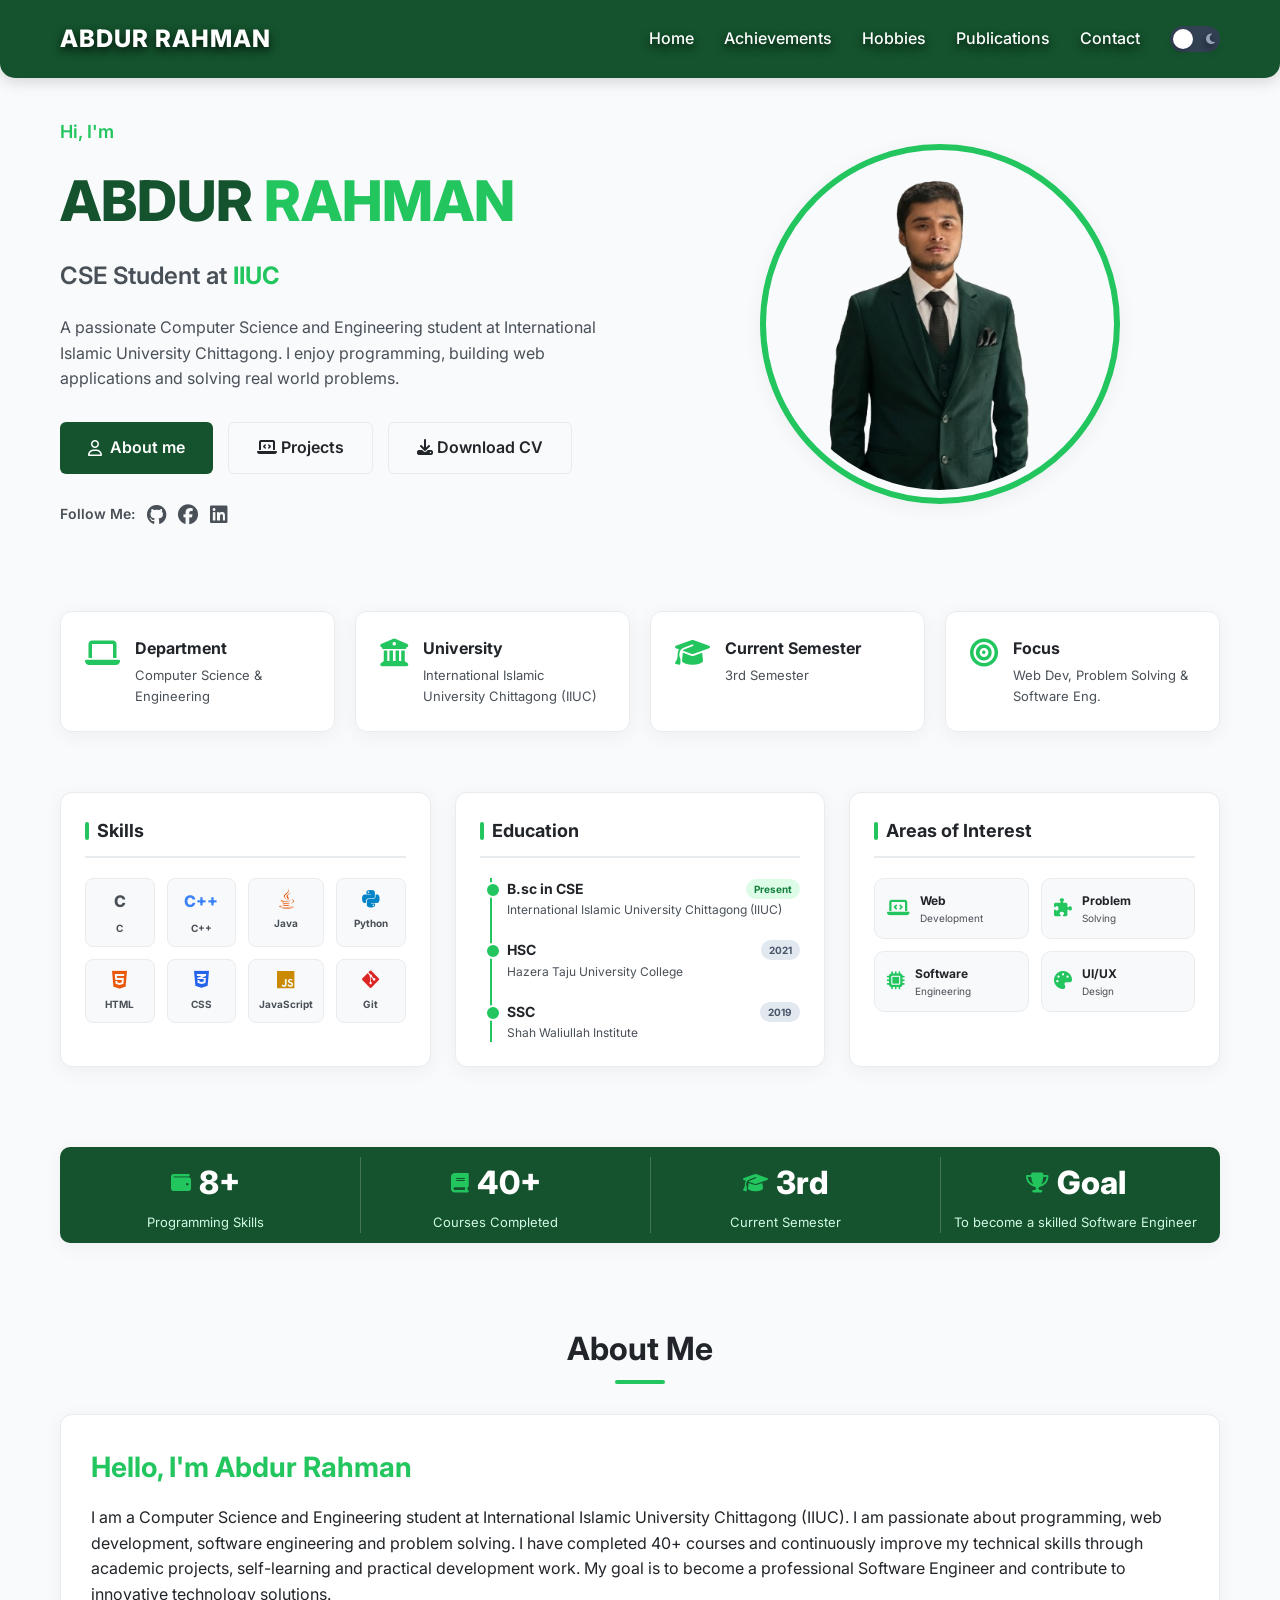
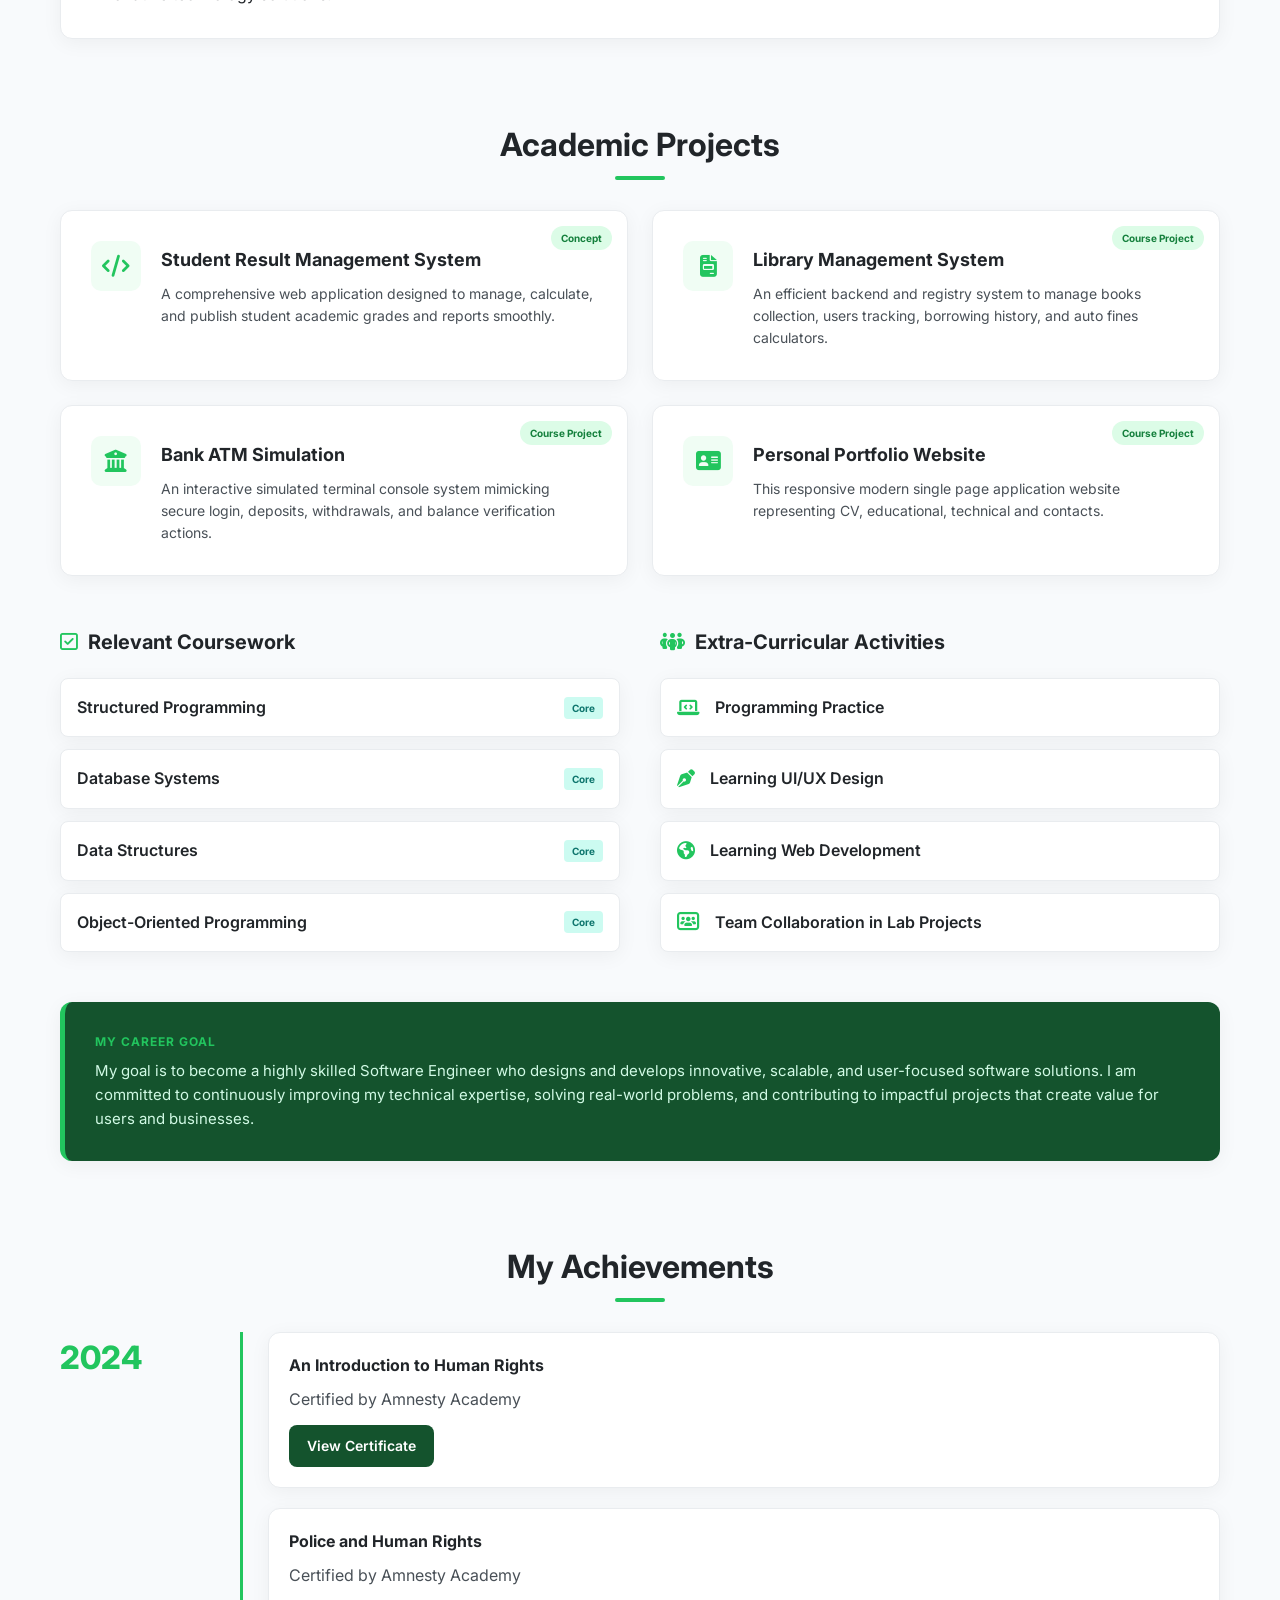
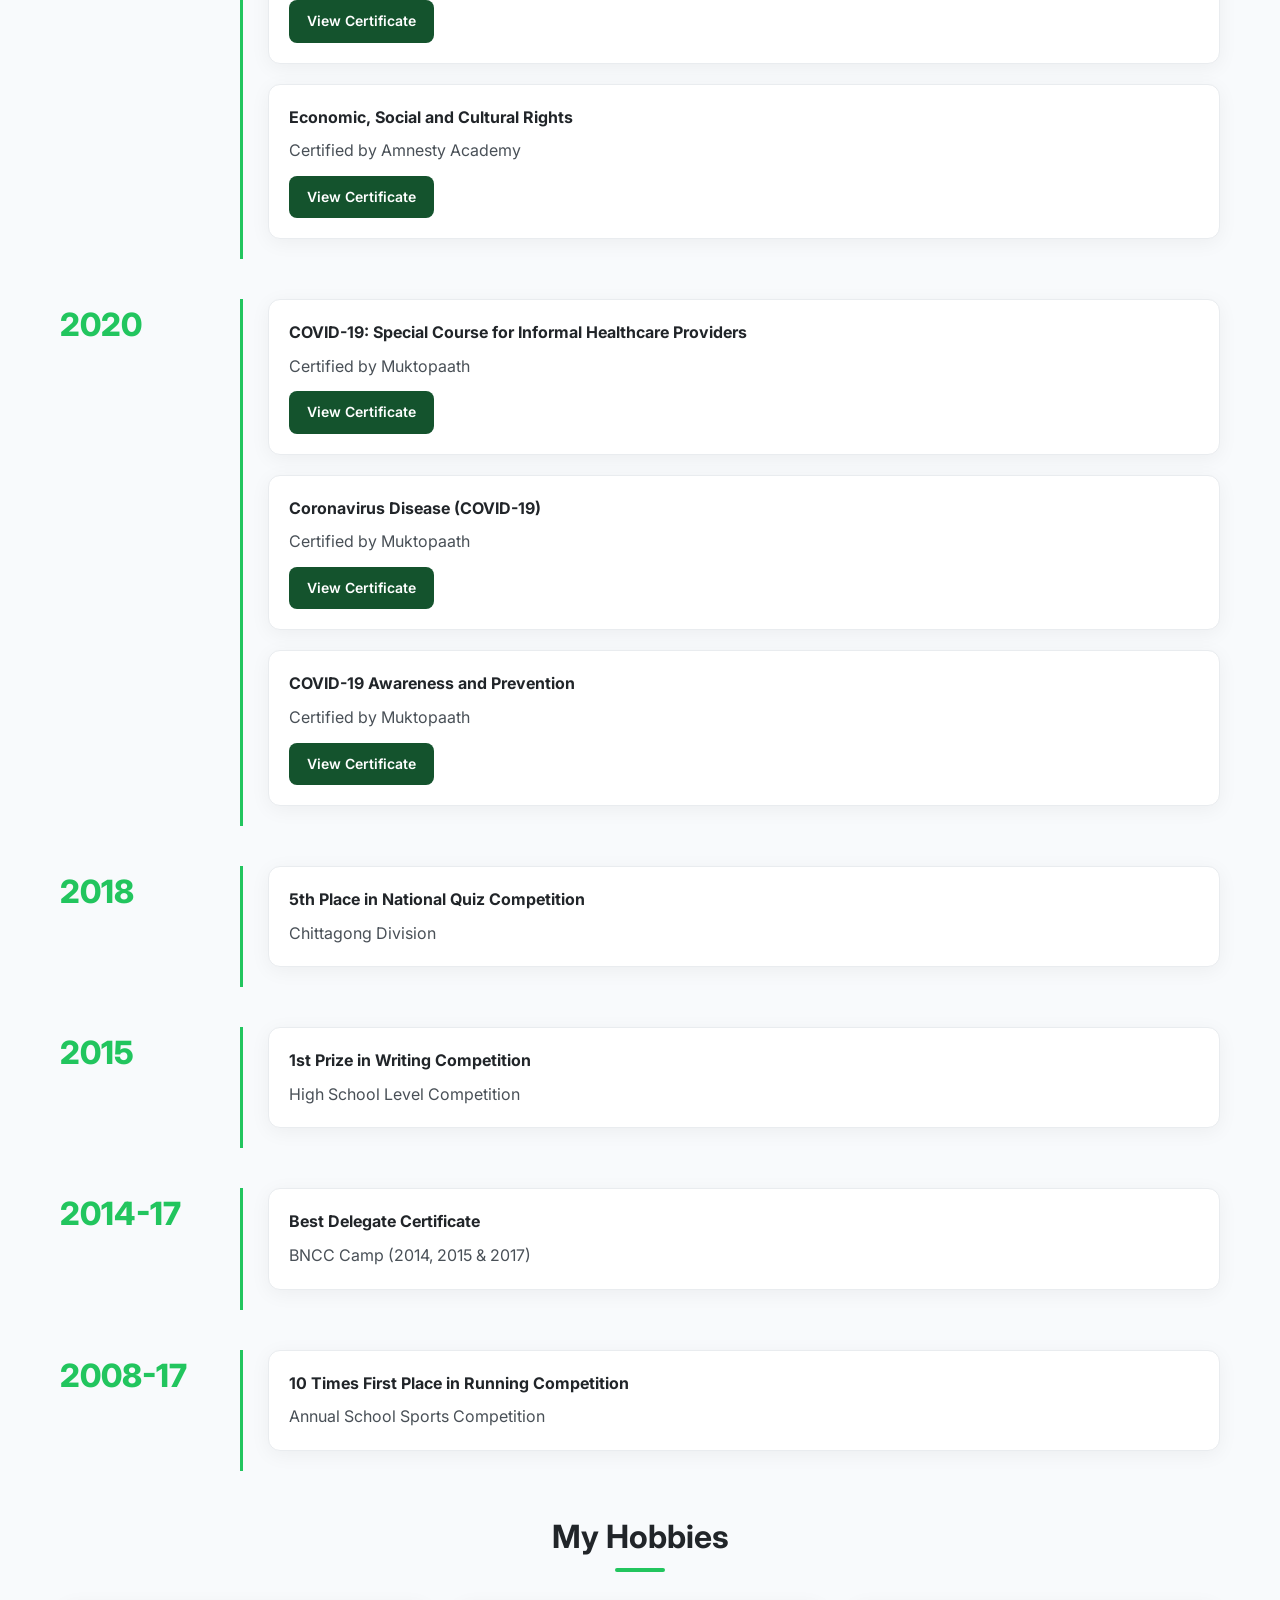
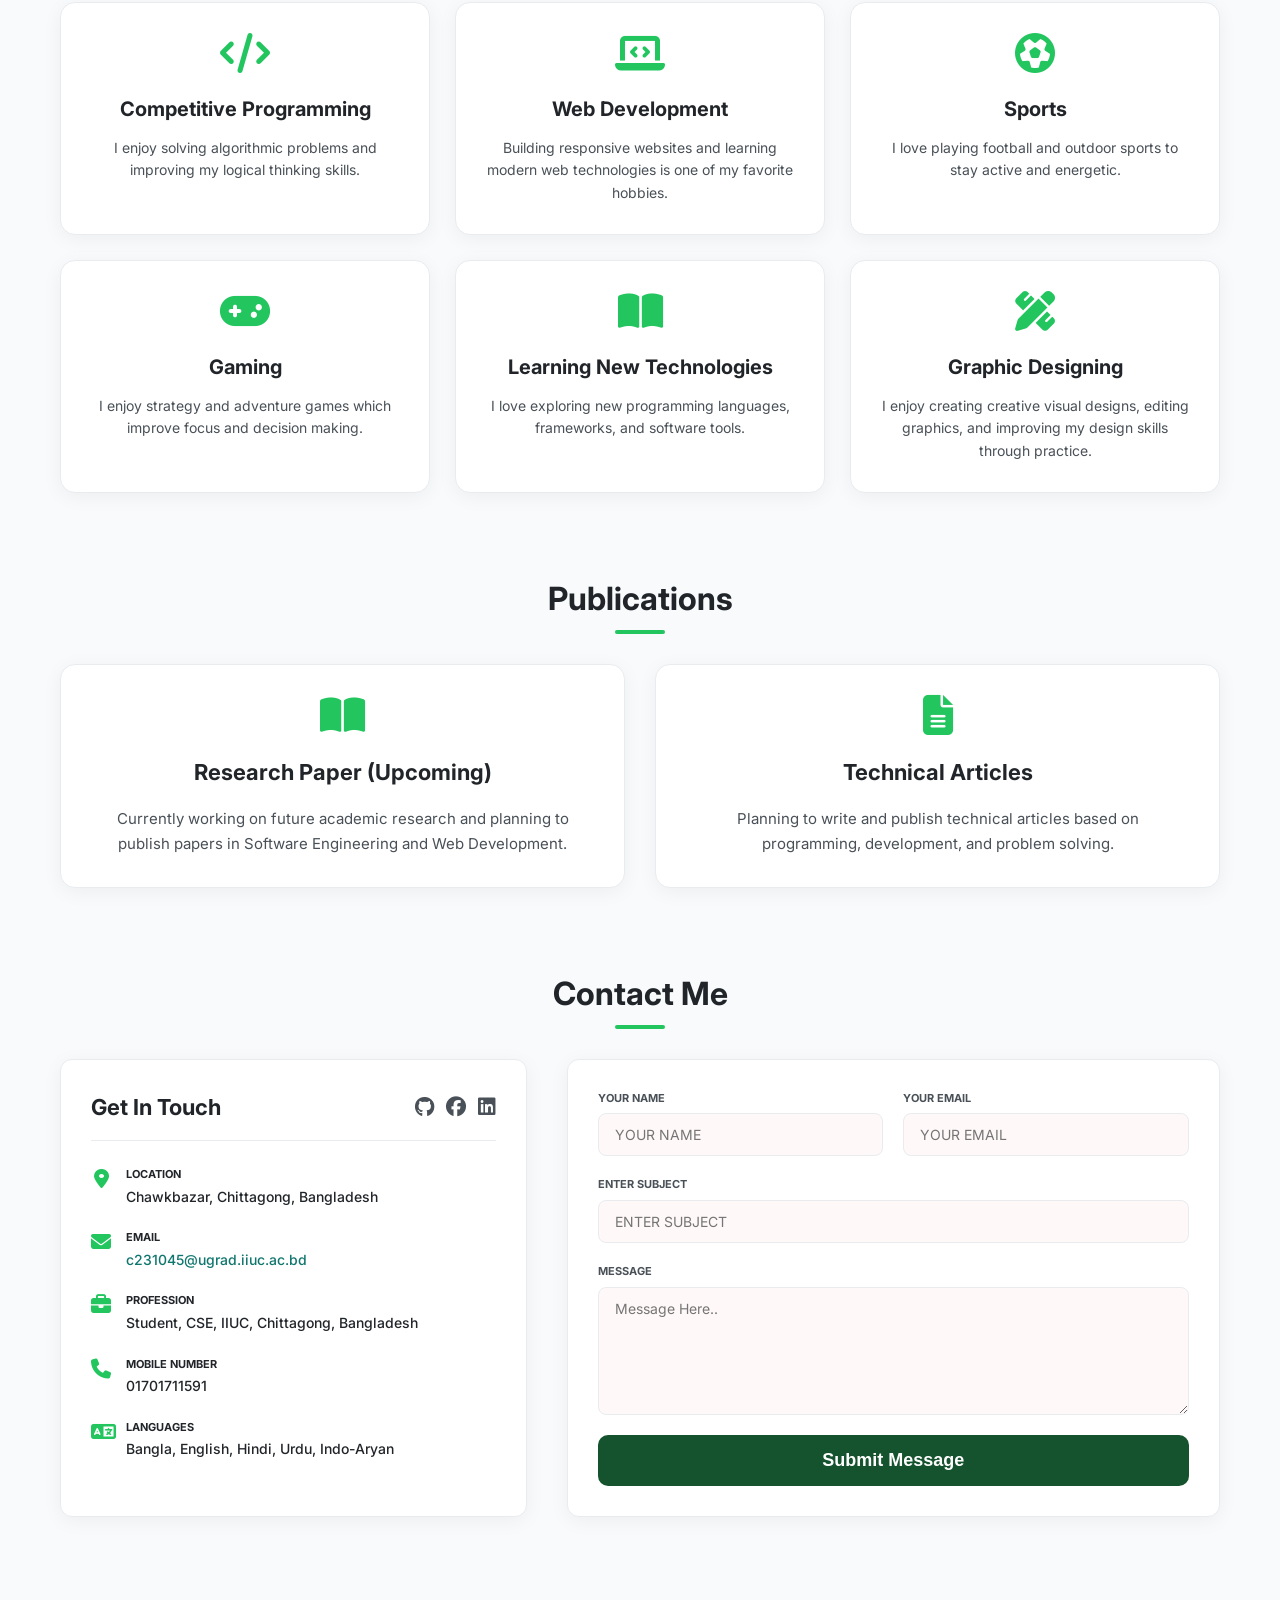
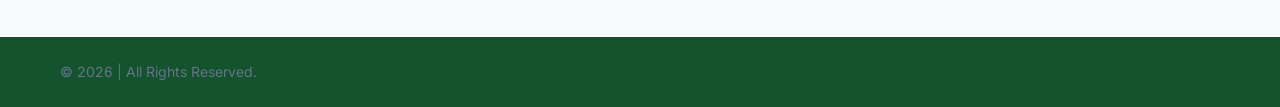
<file: index.html>
<!DOCTYPE html>
<html lang="bn">
<head>
    <meta charset="UTF-8">
    <meta name="viewport" content="width=device-width, initial-scale=1.0">
    <title>Abdur Rahman - Portfolio</title>
    <link rel="stylesheet" href="style.css">
    <link rel="stylesheet" href="https://cdnjs.cloudflare.com/ajax/libs/font-awesome/6.4.0/css/all.min.css">
    </head>
    
<body>
    <header>
        <div class="logo">ABDUR RAHMAN</div>
        <nav>
    <a href="#home">Home</a>
     <a href="#achievements">Achievements</a>
    <a href="#hobbies">Hobbies</a>
    <a href="#publications">Publications</a>
    <a href="#contact">Contact</a>
            
            <div class="toggle-switch" id="themeToggleBtn" onclick="toggleTheme()">
                <i class="fa-solid fa-sun"></i>
                <i class="fa-solid fa-moon"></i>
                <div class="ball"></div>
            </div>
        </nav>
    </header>

    <div class="container">

        <section id="home" class="hero-section">
            <div class="hero-text">
                <span class="intro-tag">Hi, I'm</span>
                <h1>ABDUR <span>RAHMAN</span></h1>
                <h2>CSE Student at <span>IIUC</span></h2>
                <p>A passionate Computer Science and Engineering student at International Islamic University Chittagong. I enjoy programming, building web applications and solving real world problems.</p>
                
                <div class="btn-container">
                    <a href="#about" class="btn-primary"><i class="fa-regular fa-user"></i> About me</a>
                    <a href="#academic" class="btn-secondary"><i class="fa-solid fa-laptop-code"></i> Projects</a>
                 <a href="Abdur_Rahman_CV.pdf" download class="btn-secondary">
                <i class="fa-solid fa-download"></i> Download CV</a>
                </div>

                <div class="social-links">
                    <span>Follow Me:</span>
                    <a href="https://github.com/C231045" target="_blank"><i class="fa-brands fa-github"></i></a>
                    <a href="https://www.facebook.com/abdur.rahman.17011?mibextid=ZbWKwL" target="_blank"><i class="fa-brands fa-facebook"></i></a>
                    <a href="https://www.linkedin.com/in/abdur-rahman-167703261/" target="_blank"><i class="fa-brands fa-linkedin"></i></a>
                </div>
            </div>

            <div class="hero-image-container">
                <div class="profile-wrapper">
                    <img src="download.png" alt="Abdur Rahman" onerror="this.onerror=null; this.src='https://placehold.co/400x400/0F766E/FFF?text=Abdur+Rahman';">
                </div>
            </div>
        </section>

        <div class="highlight-grid">
            <div class="highlight-card">
                <i class="fa-solid fa-laptop"></i>
                <div>
                    <h4>Department</h4>
                    <p>Computer Science & Engineering</p>
                </div>
            </div>
            <div class="highlight-card">
                <i class="fa-solid fa-building-columns"></i>
                <div>
                    <h4>University</h4>
                    <p>International Islamic University Chittagong (IIUC)</p>
                </div>
            </div>
            <div class="highlight-card">
                <i class="fa-solid fa-graduation-cap"></i>
                <div>
                    <h4>Current Semester</h4>
                    <p>3rd Semester</p>
                </div>
            </div>
            <div class="highlight-card">
                <i class="fa-solid fa-bullseye"></i>
                <div>
                    <h4>Focus</h4>
                    <p>Web Dev, Problem Solving & Software Eng.</p>
                </div>
            </div>
        </div>

        <div class="three-panel-grid">
            <div class="panel-box">
                <h3>Skills</h3>
                <div class="skills-grid">
                    <div class="skill-icon-box">
                        <span style="font-weight:800; font-size:16px;">C</span>
                        <span>C</span>
                    </div>
                    <div class="skill-icon-box">
                        <span style="font-weight:800; font-size:16px; color:#3B82F6;">C++</span>
                        <span>C++</span>
                    </div>
                    <div class="skill-icon-box">
                        <i class="fa-brands fa-java" style="color:#EA580C;"></i>
                        <span>Java</span>
                    </div>
                    <div class="skill-icon-box">
                        <i class="fa-brands fa-python" style="color:#0284C7;"></i>
                        <span>Python</span>
                    </div>
                    <div class="skill-icon-box">
                        <i class="fa-brands fa-html5" style="color:#EA580C;"></i>
                        <span>HTML</span>
                    </div>
                    <div class="skill-icon-box">
                        <i class="fa-brands fa-css3-alt" style="color:#2563EB;"></i>
                        <span>CSS</span>
                    </div>
                    <div class="skill-icon-box">
                        <i class="fa-brands fa-js" style="color:#CA8A04;"></i>
                        <span>JavaScript</span>
                    </div>
                    <div class="skill-icon-box">
                        <i class="fa-brands fa-git-alt" style="color:#DC2626;"></i>
                        <span>Git</span>
                    </div>
                </div>
            </div>

            <div class="panel-box">
                <h3>Education</h3>
                <div class="education-timeline">
                    <div class="timeline-item">
                        <div class="timeline-header">
                            <h4>B.sc in CSE</h4>
                            <span class="tag">Present</span>
                        </div>
                        <p>International Islamic University Chittagong (IIUC)</p>
                    </div>
                    <div class="timeline-item">
                        <div class="timeline-header">
                            <h4>HSC</h4>
                            <span class="tag" style="background-color:#E2E8F0; color:#475569;">2021</span>
                        </div>
                        <p>Hazera Taju University College</p>
                    </div>
                    <div class="timeline-item">
                        <div class="timeline-header">
                            <h4>SSC</h4>
                            <span class="tag" style="background-color:#E2E8F0; color:#475569;">2019</span>
                        </div>
                        <p>Shah Waliullah Institute</p>
                    </div>
                </div>
            </div>

            <div class="panel-box">
                <h3>Areas of Interest</h3>
                <div class="interest-grid">
                    <div class="interest-card">
                        <i class="fa-solid fa-laptop-code"></i>
                        <div>
                            <h5>Web</h5>
                            <p>Development</p>
                        </div>
                    </div>
                    <div class="interest-card">
                        <i class="fa-solid fa-puzzle-piece"></i>
                        <div>
                            <h5>Problem</h5>
                            <p>Solving</p>
                        </div>
                    </div>
                    <div class="interest-card">
                        <i class="fa-solid fa-microchip"></i>
                        <div>
                            <h5>Software</h5>
                            <p>Engineering</p>
                        </div>
                    </div>
                    <div class="interest-card">
                        <i class="fa-solid fa-palette"></i>
                        <div>
                            <h5>UI/UX</h5>
                            <p>Design</p>
                        </div>
                    </div>
                </div>
            </div>
        </div>

        <div class="counter-banner">
            <div class="counter-item">
                <h3><i class="fa-solid fa-wallet"></i> 8+</h3>
                <p>Programming Skills</p>
            </div>
            <div class="counter-item">
                <h3><i class="fa-solid fa-book"></i> 40+</h3>
                <p>Courses Completed</p>
            </div>
            <div class="counter-item">
                <h3><i class="fa-solid fa-graduation-cap"></i> 3rd</h3>
                <p>Current Semester</p>
            </div>
            <div class="counter-item">
                <h3><i class="fa-solid fa-trophy"></i> Goal</h3>
                <p>To become a skilled Software Engineer</p>
            </div>
        </div>
          <section id="about">
    <h2 class="section-title">About Me</h2>

    <div class="about-box">
        <h3>Hello, I'm Abdur Rahman</h3>

        <p>
            I am a Computer Science and Engineering student at
            International Islamic University Chittagong (IIUC).
            I am passionate about programming, web development,
            software engineering and problem solving.
            I have completed 40+ courses and continuously
            improve my technical skills through academic projects,
            self-learning and practical development work.
            My goal is to become a professional Software Engineer
            and contribute to innovative technology solutions.
        </p>
    </div>
</section>
        <section id="academic">
            <h2 class="section-title">Academic Projects</h2>
            
            <div class="projects-grid">
                
                <div class="project-card">
                    <span class="project-tag">Concept</span>
                    <div class="project-icon"><i class="fa-solid fa-code"></i></div>
                    <div class="project-info">
                        <h3>Student Result Management System</h3>
                        <p>A comprehensive web application designed to manage, calculate, and publish student academic grades and reports smoothly.</p>
                    </div>
                </div>
                <div class="project-card">
                    <span class="project-tag">Course Project</span>
                    <div class="project-icon"><i class="fa-solid fa-file-invoice"></i></div>
                    <div class="project-info">
                        <h3>Library Management System</h3>
                        <p>An efficient backend and registry system to manage books collection, users tracking, borrowing history, and auto fines calculators.</p>
                    </div>
                </div>
               
                <div class="project-card">
                    <span class="project-tag">Course Project</span>
                    <div class="project-icon"><i class="fa-solid fa-building-columns"></i></div>
                    <div class="project-info">
                        <h3>Bank ATM Simulation</h3>
                        <p>An interactive simulated terminal console system mimicking secure login, deposits, withdrawals, and balance verification actions.</p>
                    </div>
                </div>
                
                <div class="project-card">
                    <span class="project-tag">Course Project</span>
                    <div class="project-icon"><i class="fa-solid fa-address-card"></i></div>
                    <div class="project-info">
                        <h3>Personal Portfolio Website</h3>
                        <p>This responsive modern single page application website representing CV, educational, technical and contacts.</p>
                    </div>
                </div>
            </div>

            <div class="double-column-grid">
                <div class="column-panel">
                    <h3><i class="fa-regular fa-square-check"></i> Relevant Coursework</h3>
                    <div class="list-items">
                        <div class="list-item">
                            <span>Structured Programming</span>
                            <span class="badge">Core</span>
                        </div>
                        <div class="list-item">
                            <span>Database Systems</span>
                            <span class="badge">Core</span>
                        </div>
                        <div class="list-item">
                            <span>Data Structures</span>
                            <span class="badge">Core</span>
                        </div>
                        <div class="list-item">
                            <span>Object-Oriented Programming</span>
                            <span class="badge">Core</span>
                        </div>
                    </div>
                </div>

                <div class="column-panel">
                    <h3><i class="fa-solid fa-people-group"></i> Extra-Curricular Activities</h3>
                    <div class="list-items">
                        <div class="list-item with-icon">
                            <i class="fa-solid fa-laptop-code"></i>
                            <span>Programming Practice</span>
                        </div>
                        <div class="list-item with-icon">
                            <i class="fa-solid fa-pen-nib"></i>
                            <span>Learning UI/UX Design</span>
                        </div>
                        <div class="list-item with-icon">
                            <i class="fa-solid fa-earth-americas"></i>
                            <span>Learning Web Development</span>
                        </div>
                        <div class="list-item with-icon">
                            <i class="fa-solid fa-users-rectangle"></i>
                            <span>Team Collaboration in Lab Projects</span>
                        </div>
                    </div>
                </div>
            </div>

            <div class="career-goal-box">
                <h4>My Career Goal</h4>
                <p>My goal is to become a highly skilled Software Engineer who designs and develops innovative, scalable, and user-focused software solutions. I am committed to continuously improving my technical expertise, solving real-world problems, and contributing to impactful projects that create value for users and businesses.</p>
            </div>
        </section>
        
        <section id="achievements">

    <h2 class="section-title">My Achievements</h2>

    <div class="achievement-box">

        <div class="achievement-year">
            <h3>2024</h3>
        </div>

        <div class="achievement-content">

            <div class="achievement-item">
                <h4>An Introduction to Human Rights</h4>
                <p>Certified by Amnesty Academy</p>

                 <a href="international1.jpg" target="_blank" class="certificate-btn">
                    View Certificate
          </a>
            </div>

            <div class="achievement-item">
                <h4>Police and Human Rights</h4>
                <p>Certified by Amnesty Academy</p>
            
            
              <a href="international2.jpg" target="_blank" class="certificate-btn">
              View Certificate
              </a>
            </div>
            <div class="achievement-item">
                <h4>Economic, Social and Cultural Rights</h4>
                <p>Certified by Amnesty Academy</p>
            

            <a href="international13.jpg" target="_blank" class="certificate-btn">
                  View Certificate
           </a>
        </div>
        </div>

    </div>
     <div class="achievement-box">

    <div class="achievement-year">
        <h3>2020</h3>
    </div>

    <div class="achievement-content">

        <div class="achievement-item">
            <h4>COVID-19: Special Course for Informal Healthcare Providers</h4>
            <p>Certified by Muktopaath</p>
            <a href="covid1.jpg" target="_blank" class="certificate-btn">
             View Certificate
          </a>
        </div>

        <div class="achievement-item">
            <h4>Coronavirus Disease (COVID-19)</h4>
            <p>Certified by Muktopaath</p>
        
         
         <a href="covid2.jpg" target="_blank" class="certificate-btn">
        View Certificate
        </a>
       </div>
        <div class="achievement-item">
            <h4>COVID-19 Awareness and Prevention</h4>
            <p>Certified by Muktopaath</p>
          <a href="covid3.jpg"
       target="_blank"
       class="certificate-btn">
       View Certificate
    </a>

        </div>

    </div>

</div>
    
  <div class="achievement-box">
    <div class="achievement-year">
        <h3>2018</h3>
    </div>

    <div class="achievement-content">
        <div class="achievement-item">
            <h4>5th Place in National Quiz Competition</h4>
            <p>Chittagong Division</p>
        </div>
    

   </div>
</div>
  <div class="achievement-box">
    <div class="achievement-year">
        <h3>2015</h3>
    </div>

    <div class="achievement-content">
        <div class="achievement-item">
            <h4>1st Prize in Writing Competition</h4>
            <p>High School Level Competition</p>
        </div>
    </div>
</div>

<div class="achievement-box">
    <div class="achievement-year">
        <h3>2014-17</h3>
    </div>

    <div class="achievement-content">
        <div class="achievement-item">
            <h4>Best Delegate Certificate</h4>
            <p>BNCC Camp (2014, 2015 & 2017)</p>
        </div>
    </div>
</div>

<div class="achievement-box">
    <div class="achievement-year">
        <h3>2008-17</h3>
    </div>

    <div class="achievement-content">
        <div class="achievement-item">
            <h4>10 Times First Place in Running Competition</h4>
            <p>Annual School Sports Competition</p>
        </div>
    </div>
</div>
      
 <section id="hobbies">
    <h2 class="section-title">My Hobbies</h2>

    <div class="hobbies-grid">

        <div class="hobby-card">
            <i class="fa-solid fa-code"></i>
            <h3>Competitive Programming</h3>
            <p>I enjoy solving algorithmic problems and improving my logical thinking skills.</p>
        </div>

        <div class="hobby-card">
            <i class="fa-solid fa-laptop-code"></i>
            <h3>Web Development</h3>
            <p>Building responsive websites and learning modern web technologies is one of my favorite hobbies.</p>
        </div>

        <div class="hobby-card">
            <i class="fa-solid fa-futbol"></i>
            <h3>Sports</h3>
            <p>I love playing football and outdoor sports to stay active and energetic.</p>
        </div>

        <div class="hobby-card">
            <i class="fa-solid fa-gamepad"></i>
            <h3>Gaming</h3>
            <p>I enjoy strategy and adventure games which improve focus and decision making.</p>
        </div>

        <div class="hobby-card">
            <i class="fa-solid fa-book-open"></i>
            <h3>Learning New Technologies</h3>
            <p>I love exploring new programming languages, frameworks, and software tools.</p>
        </div>
        <div class="hobby-card">
    <i class="fa-solid fa-pen-ruler"></i>
    <h3>Graphic Designing</h3>
    <p>I enjoy creating creative visual designs, editing graphics, and improving my design skills through practice.</p>
</div>

    </div>
</section>

  <section id="publications">
    <h2 class="section-title">Publications</h2>

    <div class="publication-grid">

        <div class="publication-card">
            <i class="fa-solid fa-book-open"></i>
            <h3>Research Paper (Upcoming)</h3>
            <p>
                Currently working on future academic research and planning to publish papers in Software Engineering and Web Development.
            </p>
        </div>

        <div class="publication-card">
            <i class="fa-solid fa-file-lines"></i>
            <h3>Technical Articles</h3>
            <p>
                Planning to write and publish technical articles based on programming, development, and problem solving.
            </p>
        </div>

    </div>
</section>
        <section id="contact">
            <h2 class="section-title">Contact Me</h2>
            
            <div class="contact-container">
                <div class="contact-info-panel">
                    <div class="panel-header">
                        <h3>Get In Touch</h3>
                        <div class="social-links">
                            <a href="https://github.com/C231045" target="_blank"><i class="fa-brands fa-github"></i></a>
                            <a href="https://www.facebook.com/abdur.rahman.17011?mibextid=ZbWKwL" target="_blank"><i class="fa-brands fa-facebook"></i></a>
                            <a href="https://www.linkedin.com/in/abdur-rahman-167703261/" target="_blank"><i class="fa-brands fa-linkedin"></i></a>
                        </div>
                    </div>
                    
                    <div class="info-list">
                        <div class="info-item">
                            <i class="fa-solid fa-location-dot"></i>
                            <div>
                                <span class="label">Location</span>
                                <span class="value">Chawkbazar, Chittagong, Bangladesh</span>
                            </div>
                        </div>
                        <div class="info-item">
                            <i class="fa-solid fa-envelope"></i>
                            <div>
                                <span class="label">Email</span>
                                <span class="value"><a href="mailto:c231045@ugrad.iiuc.ac.bd">c231045@ugrad.iiuc.ac.bd</a></span>
                            </div>
                        </div>
                        <div class="info-item">
                            <i class="fa-solid fa-briefcase"></i>
                            <div>
                                <span class="label">Profession</span>
                                <span class="value">Student, CSE, IIUC, Chittagong, Bangladesh</span>
                            </div>
                        </div>
                        <div class="info-item">
                            <i class="fa-solid fa-phone"></i>
                            <div>
                                <span class="label">Mobile Number</span>
                                <span class="value">01701711591</span>
                            </div>
                        </div>
                        <div class="info-item">
                            <i class="fa-solid fa-language"></i>
                            <div>
                                <span class="label">Languages</span>
                                <span class="value">Bangla, English, Hindi, Urdu, Indo-Aryan</span>
                            </div>
                        </div>
                    </div>
                </div>

                <div class="contact-form-panel">
                    <form id="contact-form" class="contact-form" action="contact-form" method="POST">
                        <div class="form-row">
                            <div class="form-group">
                                <label>YOUR NAME</label>
                                <input type="text" name="name" placeholder="YOUR NAME" required>
                            </div>
                            <div class="form-group">
                                <label>YOUR EMAIL</label>
                                <input type="email" name="email" placeholder="YOUR EMAIL" required>
                            </div>
                        </div>
                        <div class="form-group">
                            <label>ENTER SUBJECT</label>
                            <input type="text" name="subject" placeholder="ENTER SUBJECT" required>
                        </div>
                        <div class="form-group">
                            <label>MESSAGE</label>
                            <textarea name="message" placeholder="Message Here.." rows="6" required></textarea>
                        </div>
                        <button type="submit" class="btn-submit">Submit Message</button>
                      <div id="success-message" style="display:none; color:#00ff88; margin-top:15px;">✔ Message sent successfully!</div>
                     <div id="error-message" style="display:none; color:#ff4d4d; margin-top:15px;"> ✖ Failed to send message! Please check your email and try again.</div>
                    </form>
                </div>
            </div>
        </section>

    </div>

    <footer>
        <p>© 2026 | All Rights Reserved.</p>
        <div class="links">
        </div>
    </footer>
    <script src="script.js"></script>
  </body>
</html>
</file>
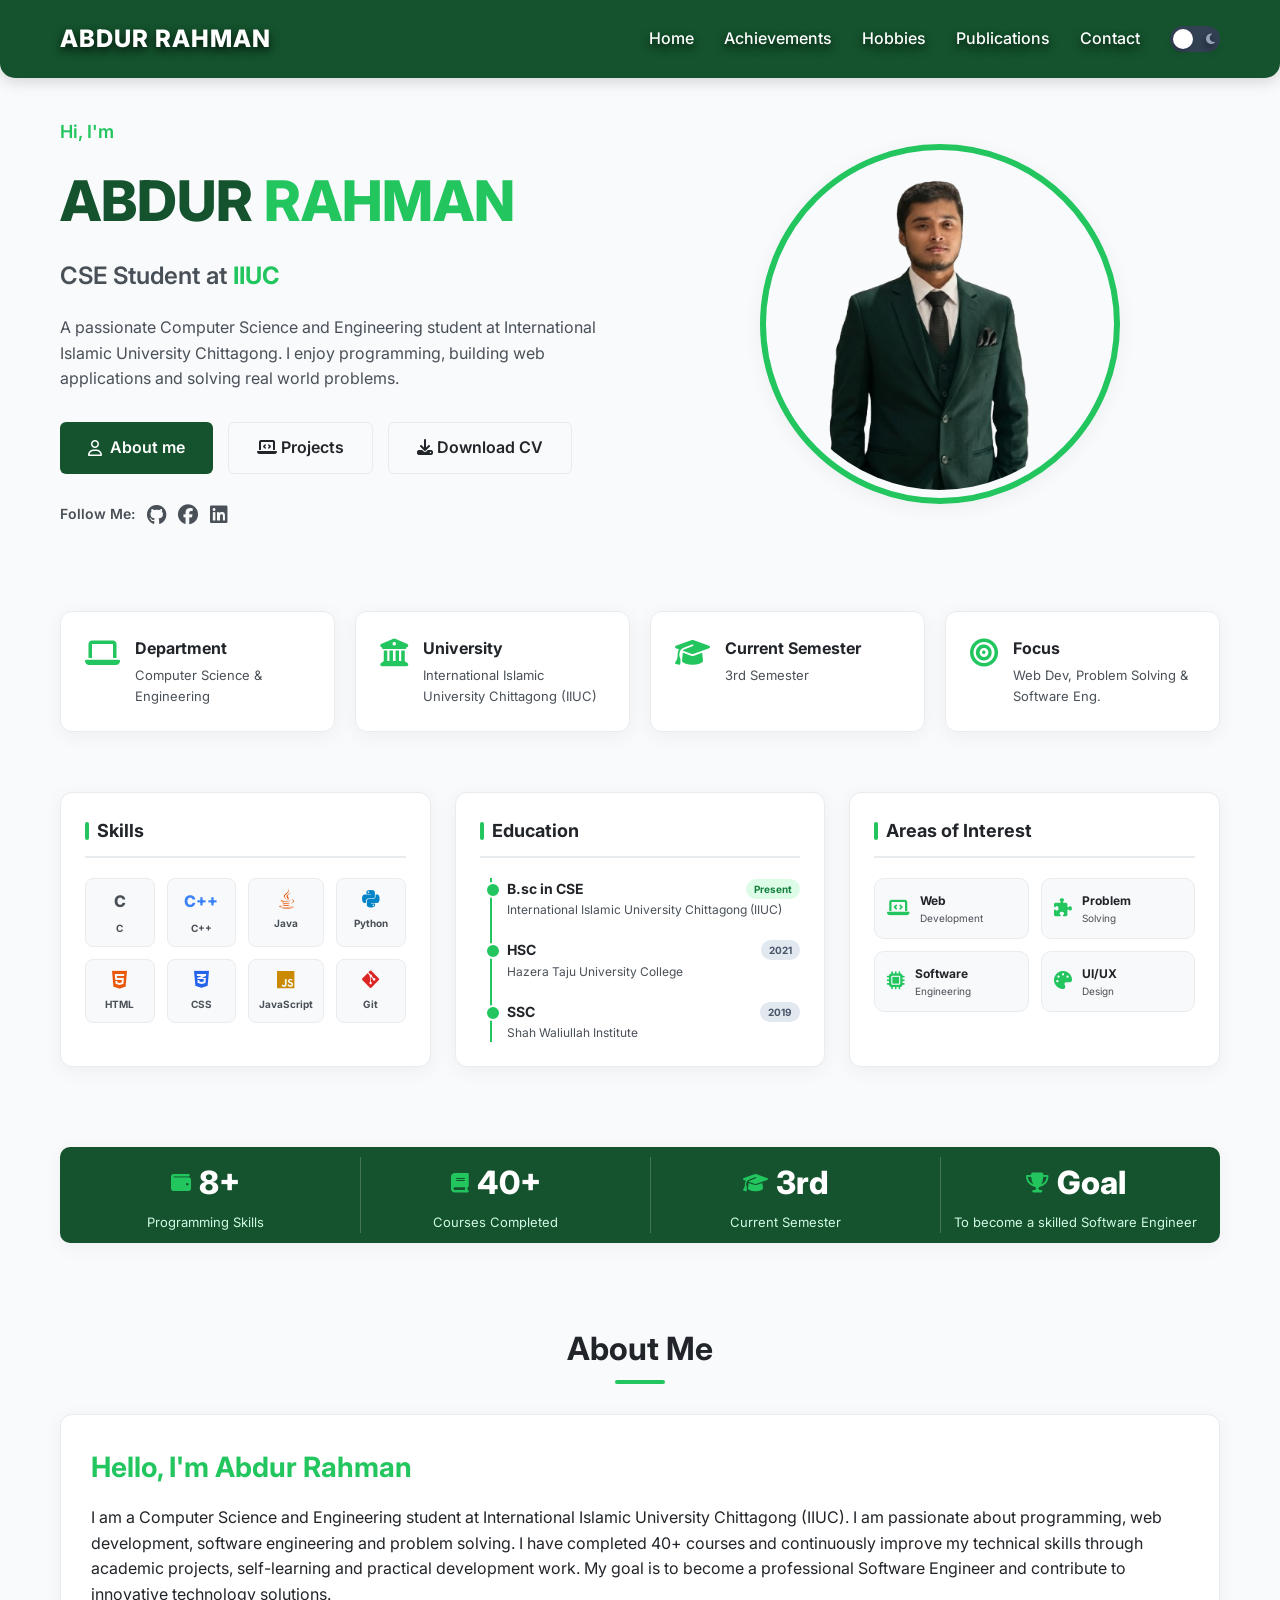
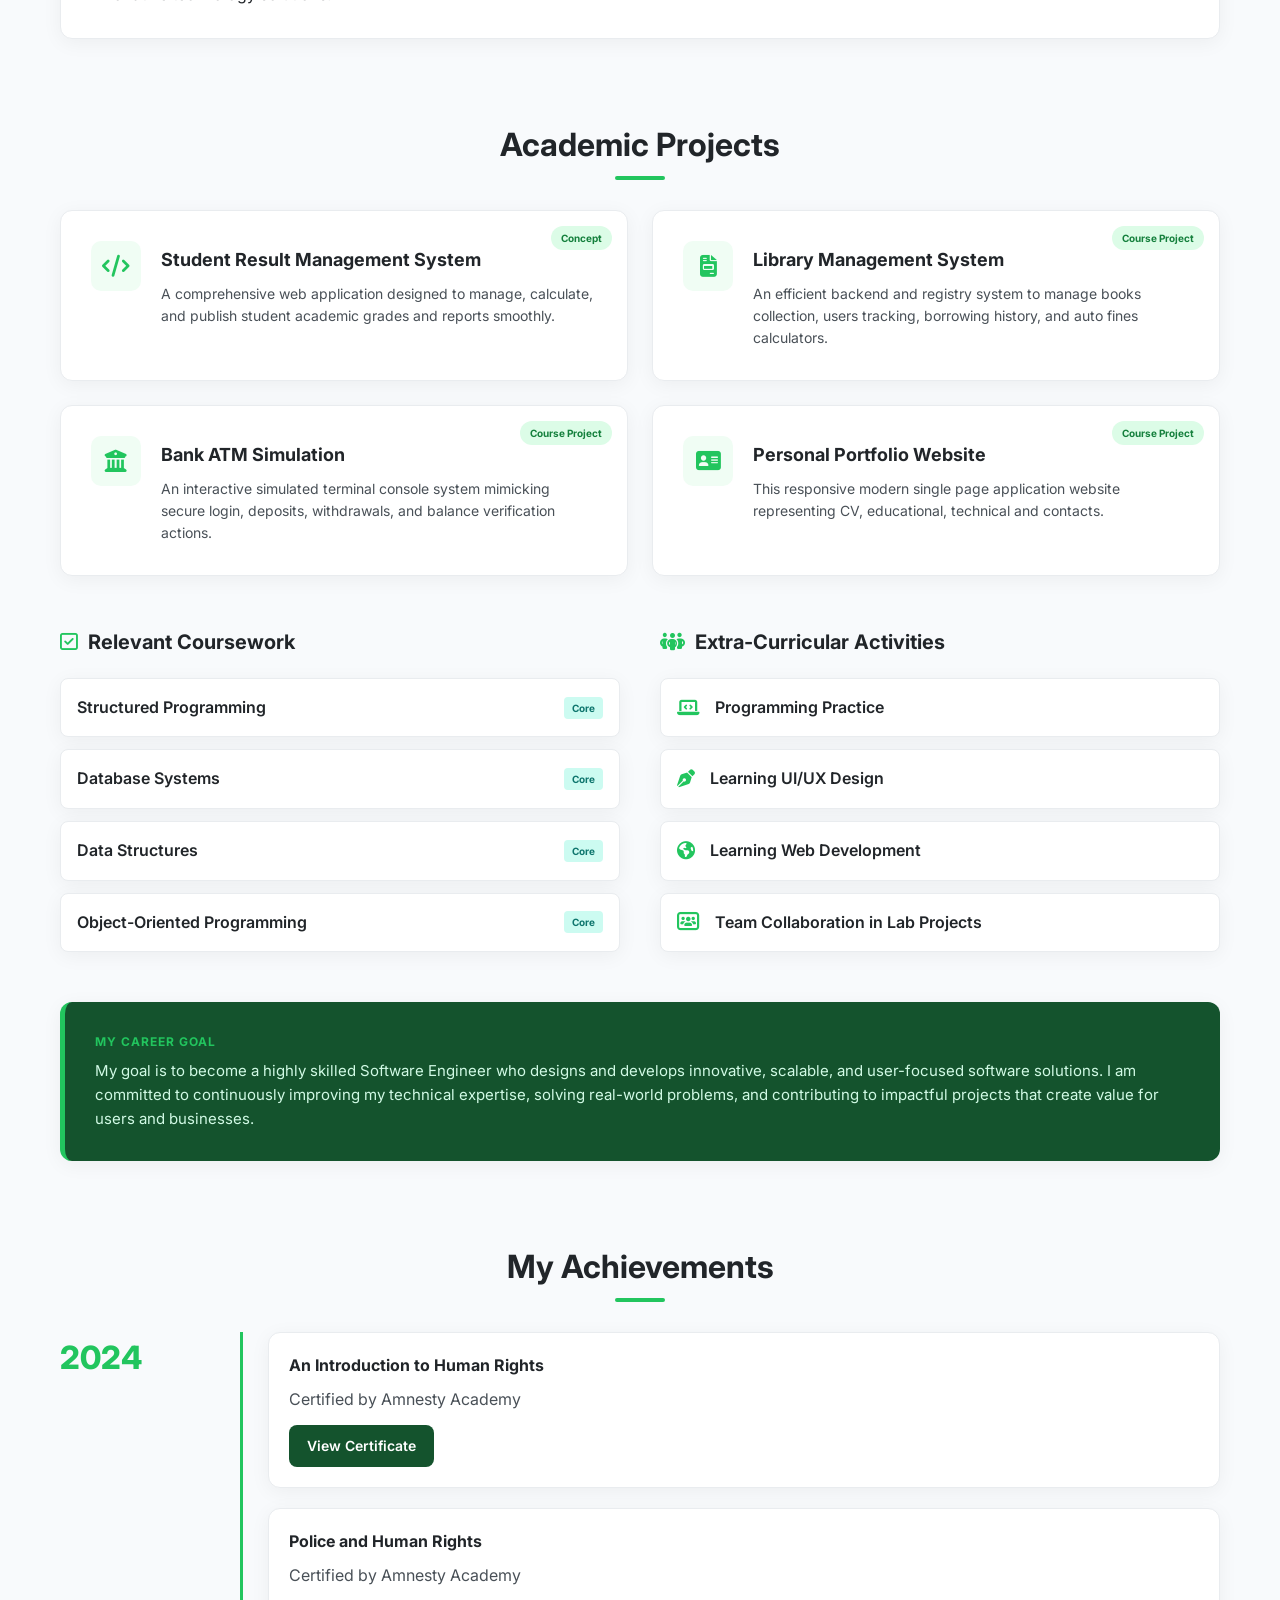
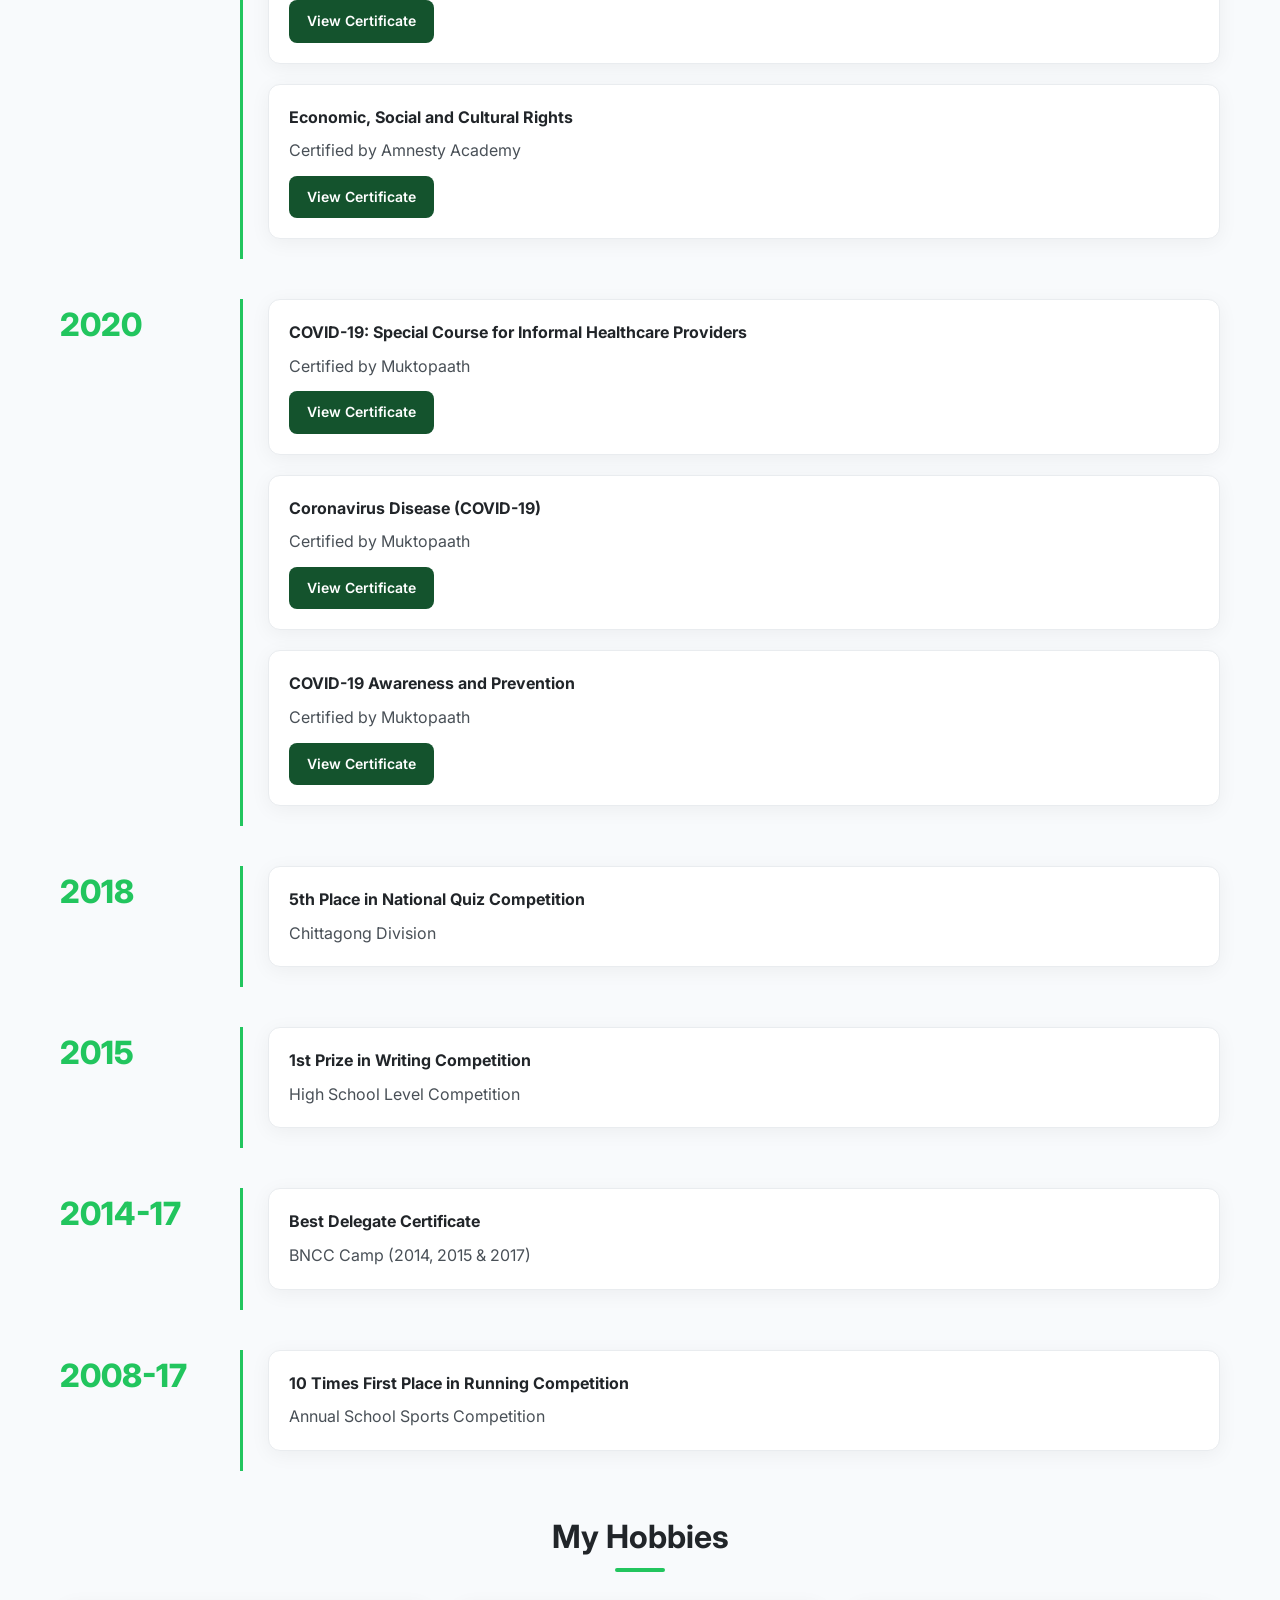
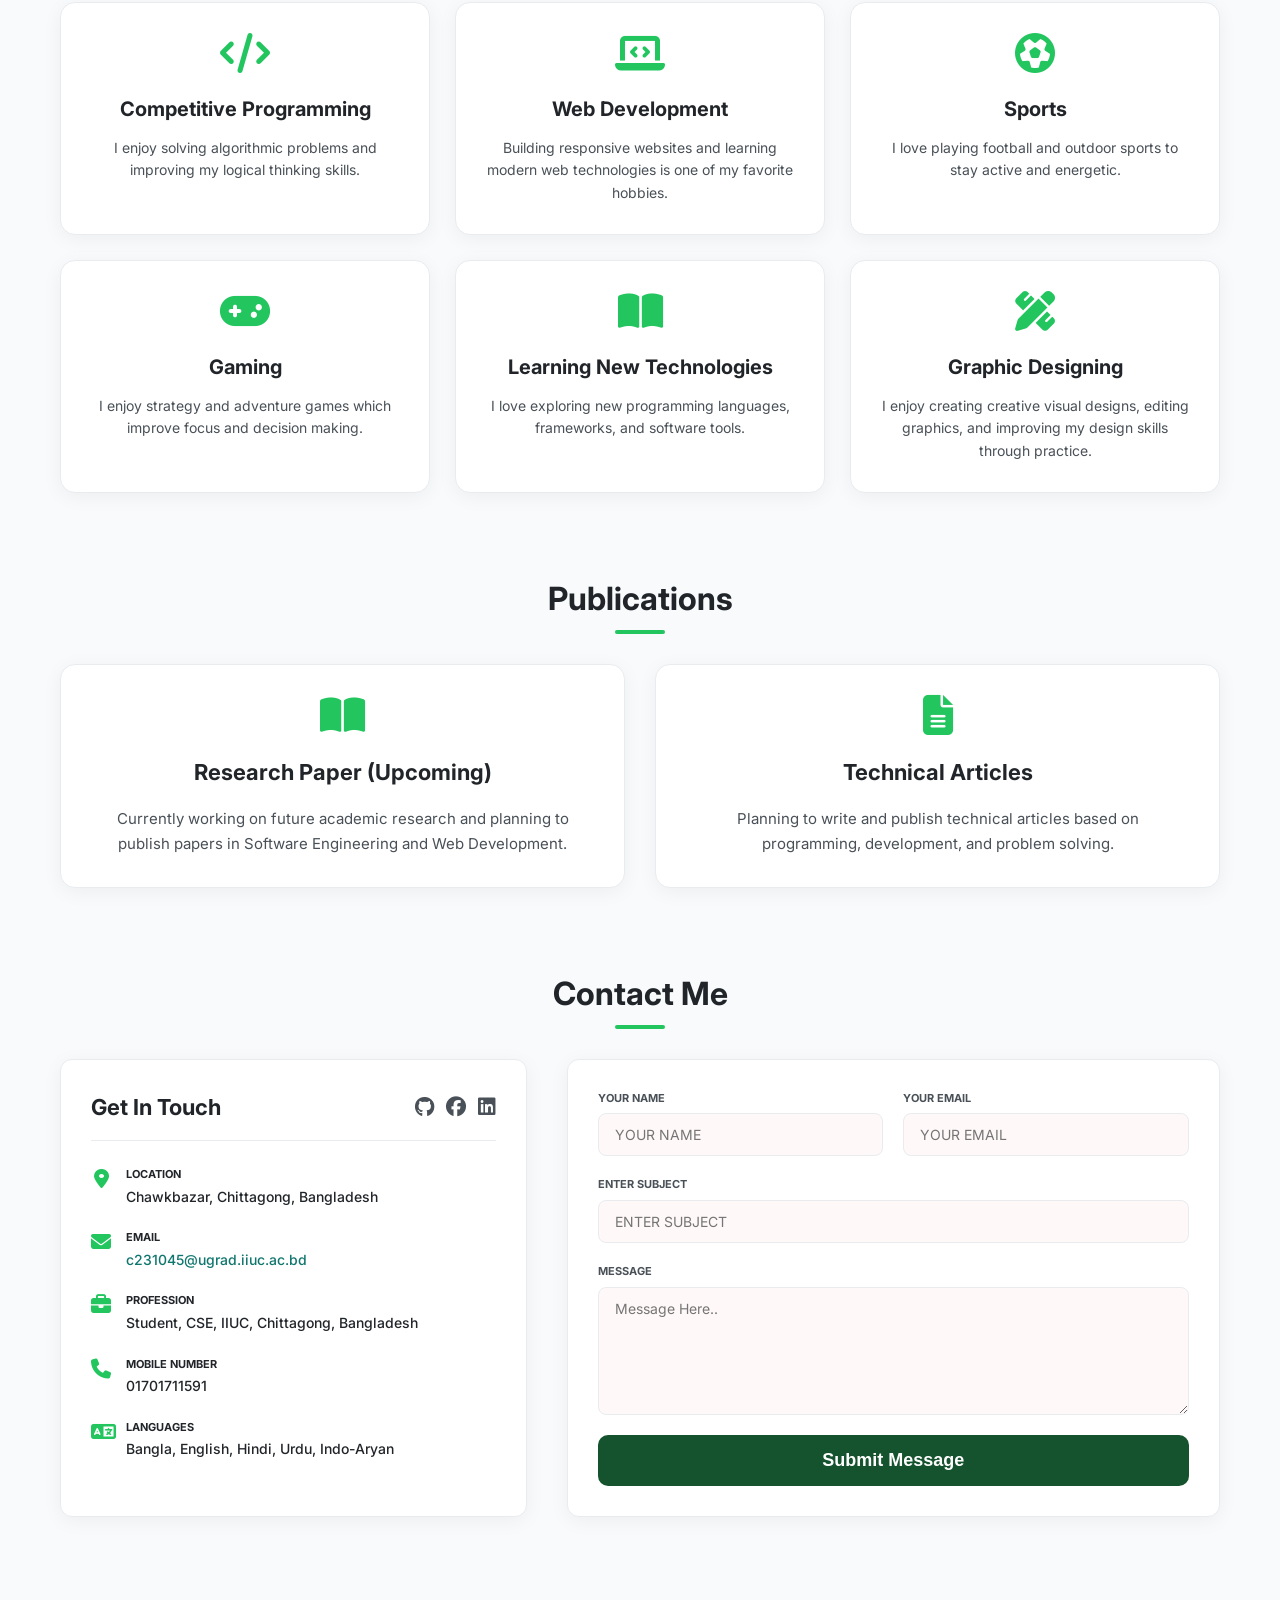
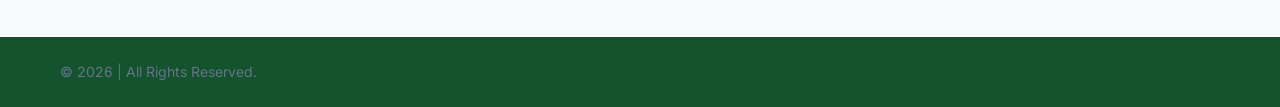
<file: INDEX.HTML>
<!DOCTYPE html>
<html lang="bn">
<head>
    <meta charset="UTF-8">
    <meta name="viewport" content="width=device-width, initial-scale=1.0">
    <title>Abdur Rahman - Portfolio</title>
    <link rel="stylesheet" href="style.css">
    <link rel="stylesheet" href="https://cdnjs.cloudflare.com/ajax/libs/font-awesome/6.4.0/css/all.min.css">
    </head>
    
<body>
    <header>
        <div class="logo">ABDUR RAHMAN</div>
        <nav>
    <a href="#home">Home</a>
     <a href="#achievements">Achievements</a>
    <a href="#hobbies">Hobbies</a>
    <a href="#publications">Publications</a>
    <a href="#contact">Contact</a>
            
            <div class="toggle-switch" id="themeToggleBtn" onclick="toggleTheme()">
                <i class="fa-solid fa-sun"></i>
                <i class="fa-solid fa-moon"></i>
                <div class="ball"></div>
            </div>
        </nav>
    </header>

    <div class="container">

        <section id="home" class="hero-section">
            <div class="hero-text">
                <span class="intro-tag">Hi, I'm</span>
                <h1>ABDUR <span>RAHMAN</span></h1>
                <h2>CSE Student at <span>IIUC</span></h2>
                <p>A passionate Computer Science and Engineering student at International Islamic University Chittagong. I enjoy programming, building web applications and solving real world problems.</p>
                
                <div class="btn-container">
                    <a href="#about" class="btn-primary"><i class="fa-regular fa-user"></i> About me</a>
                    <a href="#academic" class="btn-secondary"><i class="fa-solid fa-laptop-code"></i> Projects</a>
                 <a href="Abdur_Rahman_CV.pdf" download class="btn-secondary">
                <i class="fa-solid fa-download"></i> Download CV</a>
                </div>

                <div class="social-links">
                    <span>Follow Me:</span>
                    <a href="https://github.com/C231045" target="_blank"><i class="fa-brands fa-github"></i></a>
                    <a href="https://www.facebook.com/abdur.rahman.17011?mibextid=ZbWKwL" target="_blank"><i class="fa-brands fa-facebook"></i></a>
                    <a href="https://www.linkedin.com/in/abdur-rahman-167703261/" target="_blank"><i class="fa-brands fa-linkedin"></i></a>
                </div>
            </div>

            <div class="hero-image-container">
                <div class="profile-wrapper">
                    <img src="download.png" alt="Abdur Rahman" onerror="this.onerror=null; this.src='https://placehold.co/400x400/0F766E/FFF?text=Abdur+Rahman';">
                </div>
            </div>
        </section>

        <div class="highlight-grid">
            <div class="highlight-card">
                <i class="fa-solid fa-laptop"></i>
                <div>
                    <h4>Department</h4>
                    <p>Computer Science & Engineering</p>
                </div>
            </div>
            <div class="highlight-card">
                <i class="fa-solid fa-building-columns"></i>
                <div>
                    <h4>University</h4>
                    <p>International Islamic University Chittagong (IIUC)</p>
                </div>
            </div>
            <div class="highlight-card">
                <i class="fa-solid fa-graduation-cap"></i>
                <div>
                    <h4>Current Semester</h4>
                    <p>3rd Semester</p>
                </div>
            </div>
            <div class="highlight-card">
                <i class="fa-solid fa-bullseye"></i>
                <div>
                    <h4>Focus</h4>
                    <p>Web Dev, Problem Solving & Software Eng.</p>
                </div>
            </div>
        </div>

        <div class="three-panel-grid">
            <div class="panel-box">
                <h3>Skills</h3>
                <div class="skills-grid">
                    <div class="skill-icon-box">
                        <span style="font-weight:800; font-size:16px;">C</span>
                        <span>C</span>
                    </div>
                    <div class="skill-icon-box">
                        <span style="font-weight:800; font-size:16px; color:#3B82F6;">C++</span>
                        <span>C++</span>
                    </div>
                    <div class="skill-icon-box">
                        <i class="fa-brands fa-java" style="color:#EA580C;"></i>
                        <span>Java</span>
                    </div>
                    <div class="skill-icon-box">
                        <i class="fa-brands fa-python" style="color:#0284C7;"></i>
                        <span>Python</span>
                    </div>
                    <div class="skill-icon-box">
                        <i class="fa-brands fa-html5" style="color:#EA580C;"></i>
                        <span>HTML</span>
                    </div>
                    <div class="skill-icon-box">
                        <i class="fa-brands fa-css3-alt" style="color:#2563EB;"></i>
                        <span>CSS</span>
                    </div>
                    <div class="skill-icon-box">
                        <i class="fa-brands fa-js" style="color:#CA8A04;"></i>
                        <span>JavaScript</span>
                    </div>
                    <div class="skill-icon-box">
                        <i class="fa-brands fa-git-alt" style="color:#DC2626;"></i>
                        <span>Git</span>
                    </div>
                </div>
            </div>

            <div class="panel-box">
                <h3>Education</h3>
                <div class="education-timeline">
                    <div class="timeline-item">
                        <div class="timeline-header">
                            <h4>B.sc in CSE</h4>
                            <span class="tag">Present</span>
                        </div>
                        <p>International Islamic University Chittagong (IIUC)</p>
                    </div>
                    <div class="timeline-item">
                        <div class="timeline-header">
                            <h4>HSC</h4>
                            <span class="tag" style="background-color:#E2E8F0; color:#475569;">2021</span>
                        </div>
                        <p>Hazera Taju University College</p>
                    </div>
                    <div class="timeline-item">
                        <div class="timeline-header">
                            <h4>SSC</h4>
                            <span class="tag" style="background-color:#E2E8F0; color:#475569;">2019</span>
                        </div>
                        <p>Shah Waliullah Institute</p>
                    </div>
                </div>
            </div>

            <div class="panel-box">
                <h3>Areas of Interest</h3>
                <div class="interest-grid">
                    <div class="interest-card">
                        <i class="fa-solid fa-laptop-code"></i>
                        <div>
                            <h5>Web</h5>
                            <p>Development</p>
                        </div>
                    </div>
                    <div class="interest-card">
                        <i class="fa-solid fa-puzzle-piece"></i>
                        <div>
                            <h5>Problem</h5>
                            <p>Solving</p>
                        </div>
                    </div>
                    <div class="interest-card">
                        <i class="fa-solid fa-microchip"></i>
                        <div>
                            <h5>Software</h5>
                            <p>Engineering</p>
                        </div>
                    </div>
                    <div class="interest-card">
                        <i class="fa-solid fa-palette"></i>
                        <div>
                            <h5>UI/UX</h5>
                            <p>Design</p>
                        </div>
                    </div>
                </div>
            </div>
        </div>

        <div class="counter-banner">
            <div class="counter-item">
                <h3><i class="fa-solid fa-wallet"></i> 8+</h3>
                <p>Programming Skills</p>
            </div>
            <div class="counter-item">
                <h3><i class="fa-solid fa-book"></i> 40+</h3>
                <p>Courses Completed</p>
            </div>
            <div class="counter-item">
                <h3><i class="fa-solid fa-graduation-cap"></i> 3rd</h3>
                <p>Current Semester</p>
            </div>
            <div class="counter-item">
                <h3><i class="fa-solid fa-trophy"></i> Goal</h3>
                <p>To become a skilled Software Engineer</p>
            </div>
        </div>
          <section id="about">
    <h2 class="section-title">About Me</h2>

    <div class="about-box">
        <h3>Hello, I'm Abdur Rahman</h3>

        <p>
            I am a Computer Science and Engineering student at
            International Islamic University Chittagong (IIUC).
            I am passionate about programming, web development,
            software engineering and problem solving.
            I have completed 40+ courses and continuously
            improve my technical skills through academic projects,
            self-learning and practical development work.
            My goal is to become a professional Software Engineer
            and contribute to innovative technology solutions.
        </p>
    </div>
</section>
        <section id="academic">
            <h2 class="section-title">Academic Projects</h2>
            
            <div class="projects-grid">
                
                <div class="project-card">
                    <span class="project-tag">Concept</span>
                    <div class="project-icon"><i class="fa-solid fa-code"></i></div>
                    <div class="project-info">
                        <h3>Student Result Management System</h3>
                        <p>A comprehensive web application designed to manage, calculate, and publish student academic grades and reports smoothly.</p>
                    </div>
                </div>
                <div class="project-card">
                    <span class="project-tag">Course Project</span>
                    <div class="project-icon"><i class="fa-solid fa-file-invoice"></i></div>
                    <div class="project-info">
                        <h3>Library Management System</h3>
                        <p>An efficient backend and registry system to manage books collection, users tracking, borrowing history, and auto fines calculators.</p>
                    </div>
                </div>
               
                <div class="project-card">
                    <span class="project-tag">Course Project</span>
                    <div class="project-icon"><i class="fa-solid fa-building-columns"></i></div>
                    <div class="project-info">
                        <h3>Bank ATM Simulation</h3>
                        <p>An interactive simulated terminal console system mimicking secure login, deposits, withdrawals, and balance verification actions.</p>
                    </div>
                </div>
                
                <div class="project-card">
                    <span class="project-tag">Course Project</span>
                    <div class="project-icon"><i class="fa-solid fa-address-card"></i></div>
                    <div class="project-info">
                        <h3>Personal Portfolio Website</h3>
                        <p>This responsive modern single page application website representing CV, educational, technical and contacts.</p>
                    </div>
                </div>
            </div>

            <div class="double-column-grid">
                <div class="column-panel">
                    <h3><i class="fa-regular fa-square-check"></i> Relevant Coursework</h3>
                    <div class="list-items">
                        <div class="list-item">
                            <span>Structured Programming</span>
                            <span class="badge">Core</span>
                        </div>
                        <div class="list-item">
                            <span>Database Systems</span>
                            <span class="badge">Core</span>
                        </div>
                        <div class="list-item">
                            <span>Data Structures</span>
                            <span class="badge">Core</span>
                        </div>
                        <div class="list-item">
                            <span>Object-Oriented Programming</span>
                            <span class="badge">Core</span>
                        </div>
                    </div>
                </div>

                <div class="column-panel">
                    <h3><i class="fa-solid fa-people-group"></i> Extra-Curricular Activities</h3>
                    <div class="list-items">
                        <div class="list-item with-icon">
                            <i class="fa-solid fa-laptop-code"></i>
                            <span>Programming Practice</span>
                        </div>
                        <div class="list-item with-icon">
                            <i class="fa-solid fa-pen-nib"></i>
                            <span>Learning UI/UX Design</span>
                        </div>
                        <div class="list-item with-icon">
                            <i class="fa-solid fa-earth-americas"></i>
                            <span>Learning Web Development</span>
                        </div>
                        <div class="list-item with-icon">
                            <i class="fa-solid fa-users-rectangle"></i>
                            <span>Team Collaboration in Lab Projects</span>
                        </div>
                    </div>
                </div>
            </div>

            <div class="career-goal-box">
                <h4>My Career Goal</h4>
                <p>My goal is to become a highly skilled Software Engineer who designs and develops innovative, scalable, and user-focused software solutions. I am committed to continuously improving my technical expertise, solving real-world problems, and contributing to impactful projects that create value for users and businesses.</p>
            </div>
        </section>
        
        <section id="achievements">

    <h2 class="section-title">My Achievements</h2>

    <div class="achievement-box">

        <div class="achievement-year">
            <h3>2024</h3>
        </div>

        <div class="achievement-content">

            <div class="achievement-item">
                <h4>An Introduction to Human Rights</h4>
                <p>Certified by Amnesty Academy</p>

                 <a href="certificates/download1.jpg" target="_blank" class="certificate-btn">
                    View Certificate
          </a>
            </div>

            <div class="achievement-item">
                <h4>Police and Human Rights</h4>
                <p>Certified by Amnesty Academy</p>
            
            
              <a href="certificates/download2.jpg" target="_blank" class="certificate-btn">
              View Certificate
              </a>
            </div>
            <div class="achievement-item">
                <h4>Economic, Social and Cultural Rights</h4>
                <p>Certified by Amnesty Academy</p>
            

            <a href="certificates/download3.jpg" target="_blank" class="certificate-btn">
                  View Certificate
           </a>
        </div>
        </div>

    </div>
     <div class="achievement-box">

    <div class="achievement-year">
        <h3>2020</h3>
    </div>

    <div class="achievement-content">

        <div class="achievement-item">
            <h4>COVID-19: Special Course for Informal Healthcare Providers</h4>
            <p>Certified by Muktopaath</p>
            <a href="certificates/download4.jpg" target="_blank" class="certificate-btn">
             View Certificate
          </a>
        </div>

        <div class="achievement-item">
            <h4>Coronavirus Disease (COVID-19)</h4>
            <p>Certified by Muktopaath</p>
        
         
         <a href="download.png" target="_blank" class="certificate-btn">
        View Certificate
        </a>
       </div>
        <div class="achievement-item">
            <h4>COVID-19 Awareness and Prevention</h4>
            <p>Certified by Muktopaath</p>
          <a href="certificates/download6.jpg"
       target="_blank"
       class="certificate-btn">
       View Certificate
    </a>

        </div>

    </div>

</div>
    
  <div class="achievement-box">
    <div class="achievement-year">
        <h3>2018</h3>
    </div>

    <div class="achievement-content">
        <div class="achievement-item">
            <h4>5th Place in National Quiz Competition</h4>
            <p>Chittagong Division</p>
        </div>
    

   </div>
</div>
  <div class="achievement-box">
    <div class="achievement-year">
        <h3>2015</h3>
    </div>

    <div class="achievement-content">
        <div class="achievement-item">
            <h4>1st Prize in Writing Competition</h4>
            <p>High School Level Competition</p>
        </div>
    </div>
</div>

<div class="achievement-box">
    <div class="achievement-year">
        <h3>2014-17</h3>
    </div>

    <div class="achievement-content">
        <div class="achievement-item">
            <h4>Best Delegate Certificate</h4>
            <p>BNCC Camp (2014, 2015 & 2017)</p>
        </div>
    </div>
</div>

<div class="achievement-box">
    <div class="achievement-year">
        <h3>2008-17</h3>
    </div>

    <div class="achievement-content">
        <div class="achievement-item">
            <h4>10 Times First Place in Running Competition</h4>
            <p>Annual School Sports Competition</p>
        </div>
    </div>
</div>
      
 <section id="hobbies">
    <h2 class="section-title">My Hobbies</h2>

    <div class="hobbies-grid">

        <div class="hobby-card">
            <i class="fa-solid fa-code"></i>
            <h3>Competitive Programming</h3>
            <p>I enjoy solving algorithmic problems and improving my logical thinking skills.</p>
        </div>

        <div class="hobby-card">
            <i class="fa-solid fa-laptop-code"></i>
            <h3>Web Development</h3>
            <p>Building responsive websites and learning modern web technologies is one of my favorite hobbies.</p>
        </div>

        <div class="hobby-card">
            <i class="fa-solid fa-futbol"></i>
            <h3>Sports</h3>
            <p>I love playing football and outdoor sports to stay active and energetic.</p>
        </div>

        <div class="hobby-card">
            <i class="fa-solid fa-gamepad"></i>
            <h3>Gaming</h3>
            <p>I enjoy strategy and adventure games which improve focus and decision making.</p>
        </div>

        <div class="hobby-card">
            <i class="fa-solid fa-book-open"></i>
            <h3>Learning New Technologies</h3>
            <p>I love exploring new programming languages, frameworks, and software tools.</p>
        </div>
        <div class="hobby-card">
    <i class="fa-solid fa-pen-ruler"></i>
    <h3>Graphic Designing</h3>
    <p>I enjoy creating creative visual designs, editing graphics, and improving my design skills through practice.</p>
</div>

    </div>
</section>

  <section id="publications">
    <h2 class="section-title">Publications</h2>

    <div class="publication-grid">

        <div class="publication-card">
            <i class="fa-solid fa-book-open"></i>
            <h3>Research Paper (Upcoming)</h3>
            <p>
                Currently working on future academic research and planning to publish papers in Software Engineering and Web Development.
            </p>
        </div>

        <div class="publication-card">
            <i class="fa-solid fa-file-lines"></i>
            <h3>Technical Articles</h3>
            <p>
                Planning to write and publish technical articles based on programming, development, and problem solving.
            </p>
        </div>

    </div>
</section>

</section>

        <section id="contact">
            <h2 class="section-title">Contact Me</h2>
            
            <div class="contact-container">
                <div class="contact-info-panel">
                    <div class="panel-header">
                        <h3>Get In Touch</h3>
                        <div class="social-links">
                            <a href="https://github.com/C231045" target="_blank"><i class="fa-brands fa-github"></i></a>
                            <a href="https://www.facebook.com/abdur.rahman.17011?mibextid=ZbWKwL" target="_blank"><i class="fa-brands fa-facebook"></i></a>
                            <a href="https://www.linkedin.com/in/abdur-rahman-167703261/" target="_blank"><i class="fa-brands fa-linkedin"></i></a>
                        </div>
                    </div>
                    
                    <div class="info-list">
                        <div class="info-item">
                            <i class="fa-solid fa-location-dot"></i>
                            <div>
                                <span class="label">Location</span>
                                <span class="value">Chawkbazar, Chittagong, Bangladesh</span>
                            </div>
                        </div>
                        <div class="info-item">
                            <i class="fa-solid fa-envelope"></i>
                            <div>
                                <span class="label">Email</span>
                                <span class="value"><a href="mailto:c231045@ugrad.iiuc.ac.bd">c231045@ugrad.iiuc.ac.bd</a></span>
                            </div>
                        </div>
                        <div class="info-item">
                            <i class="fa-solid fa-briefcase"></i>
                            <div>
                                <span class="label">Profession</span>
                                <span class="value">Student, CSE, IIUC, Chittagong, Bangladesh</span>
                            </div>
                        </div>
                        <div class="info-item">
                            <i class="fa-solid fa-phone"></i>
                            <div>
                                <span class="label">Mobile Number</span>
                                <span class="value">01701711591</span>
                            </div>
                        </div>
                        <div class="info-item">
                            <i class="fa-solid fa-language"></i>
                            <div>
                                <span class="label">Languages</span>
                                <span class="value">Bangla, English, Hindi, Urdu, Indo-Aryan</span>
                            </div>
                        </div>
                    </div>
                </div>

                <div class="contact-form-panel">
                    <form id="contact-form" class="contact-form" action="contact-form" method="POST">
                        <div class="form-row">
                            <div class="form-group">
                                <label>YOUR NAME</label>
                                <input type="text" name="name" placeholder="YOUR NAME" required>
                            </div>
                            <div class="form-group">
                                <label>YOUR EMAIL</label>
                                <input type="email" name="email" placeholder="YOUR EMAIL" required>
                            </div>
                        </div>
                        <div class="form-group">
                            <label>ENTER SUBJECT</label>
                            <input type="text" name="subject" placeholder="ENTER SUBJECT" required>
                        </div>
                        <div class="form-group">
                            <label>MESSAGE</label>
                            <textarea name="message" placeholder="Message Here.." rows="6" required></textarea>
                        </div>
                        <button type="submit" class="btn-submit">Submit Message</button>
                      <div id="success-message" style="display:none; color:#00ff88; margin-top:15px;">✔ Message sent successfully!</div>
                     <div id="error-message" style="display:none; color:#ff4d4d; margin-top:15px;"> ✖ Failed to send message! Please check your email and try again.</div>
                    </form>
                </div>
            </div>
        </section>

    </div>

    <footer>
        <p>© 2026 | All Rights Reserved.</p>
        <div class="links">
        </div>
    </footer>
    <script src="script.js"></script>
  </body>
</html>
</file>
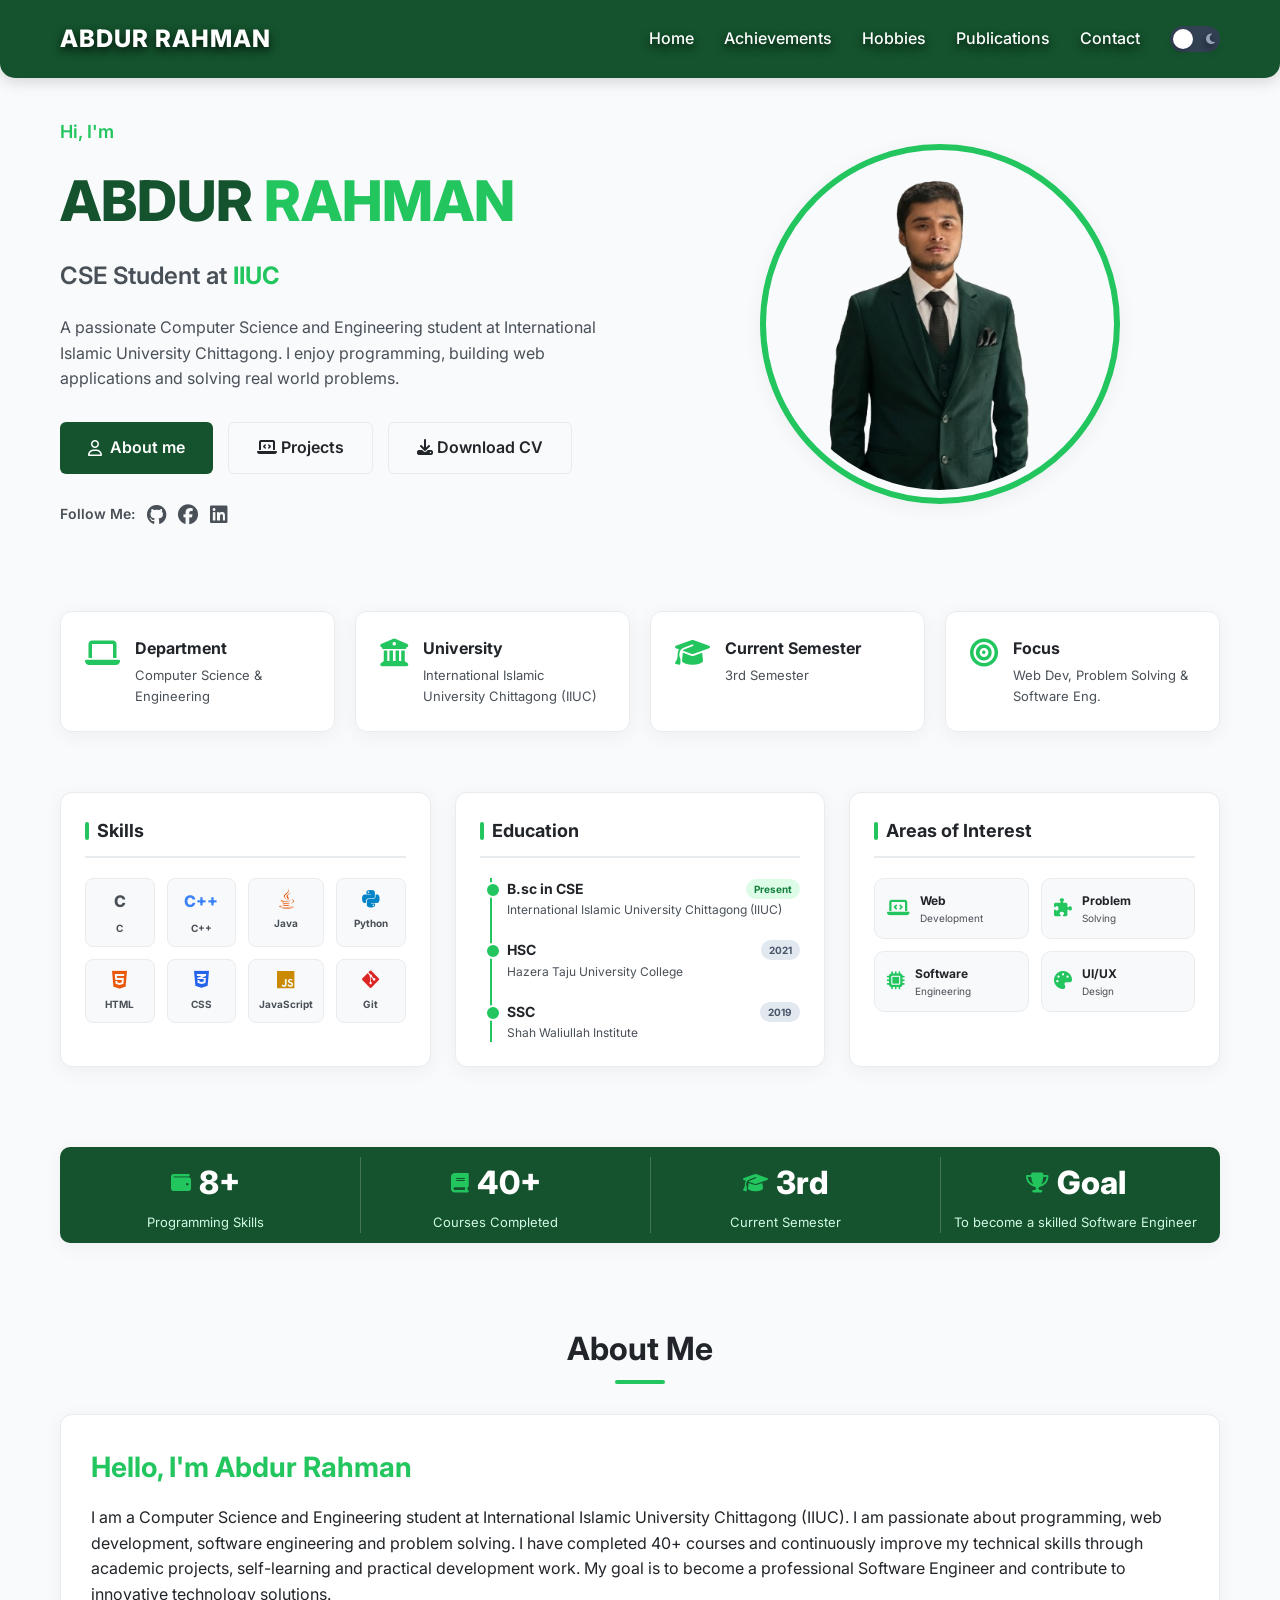
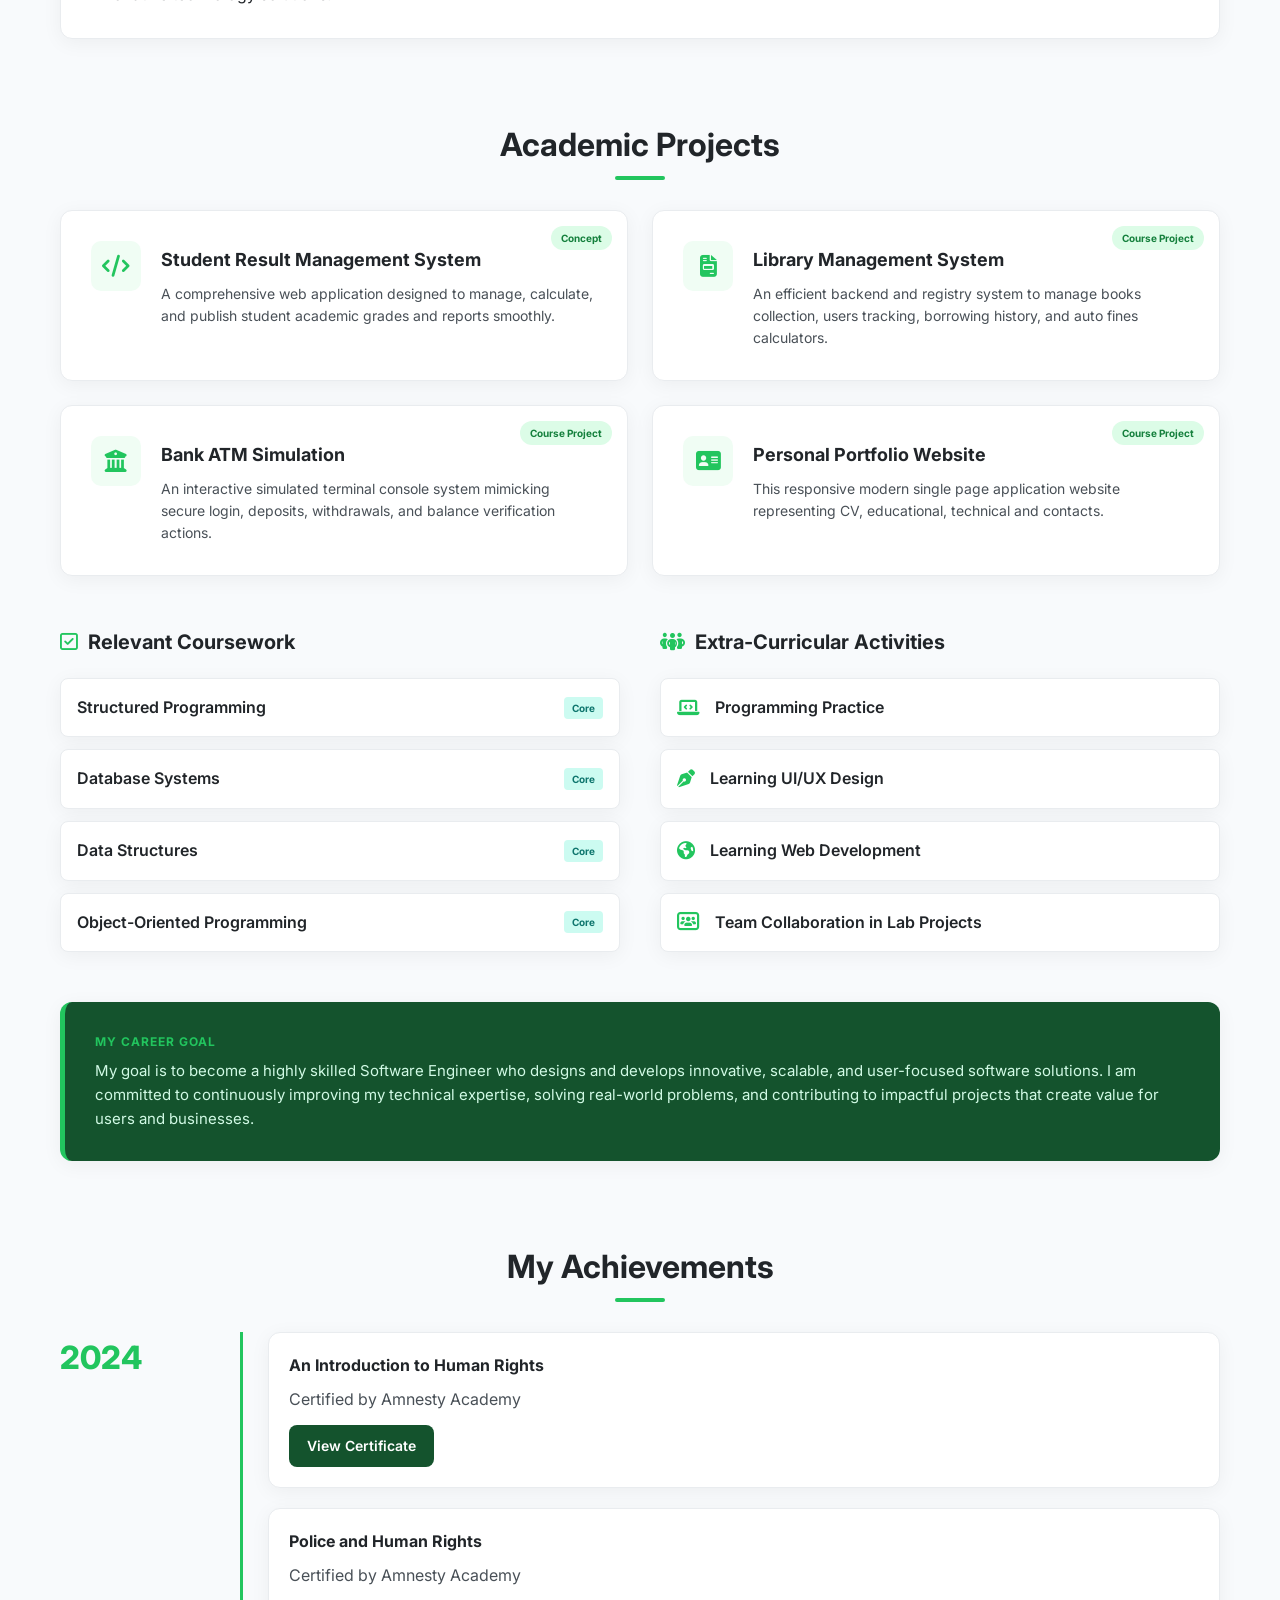
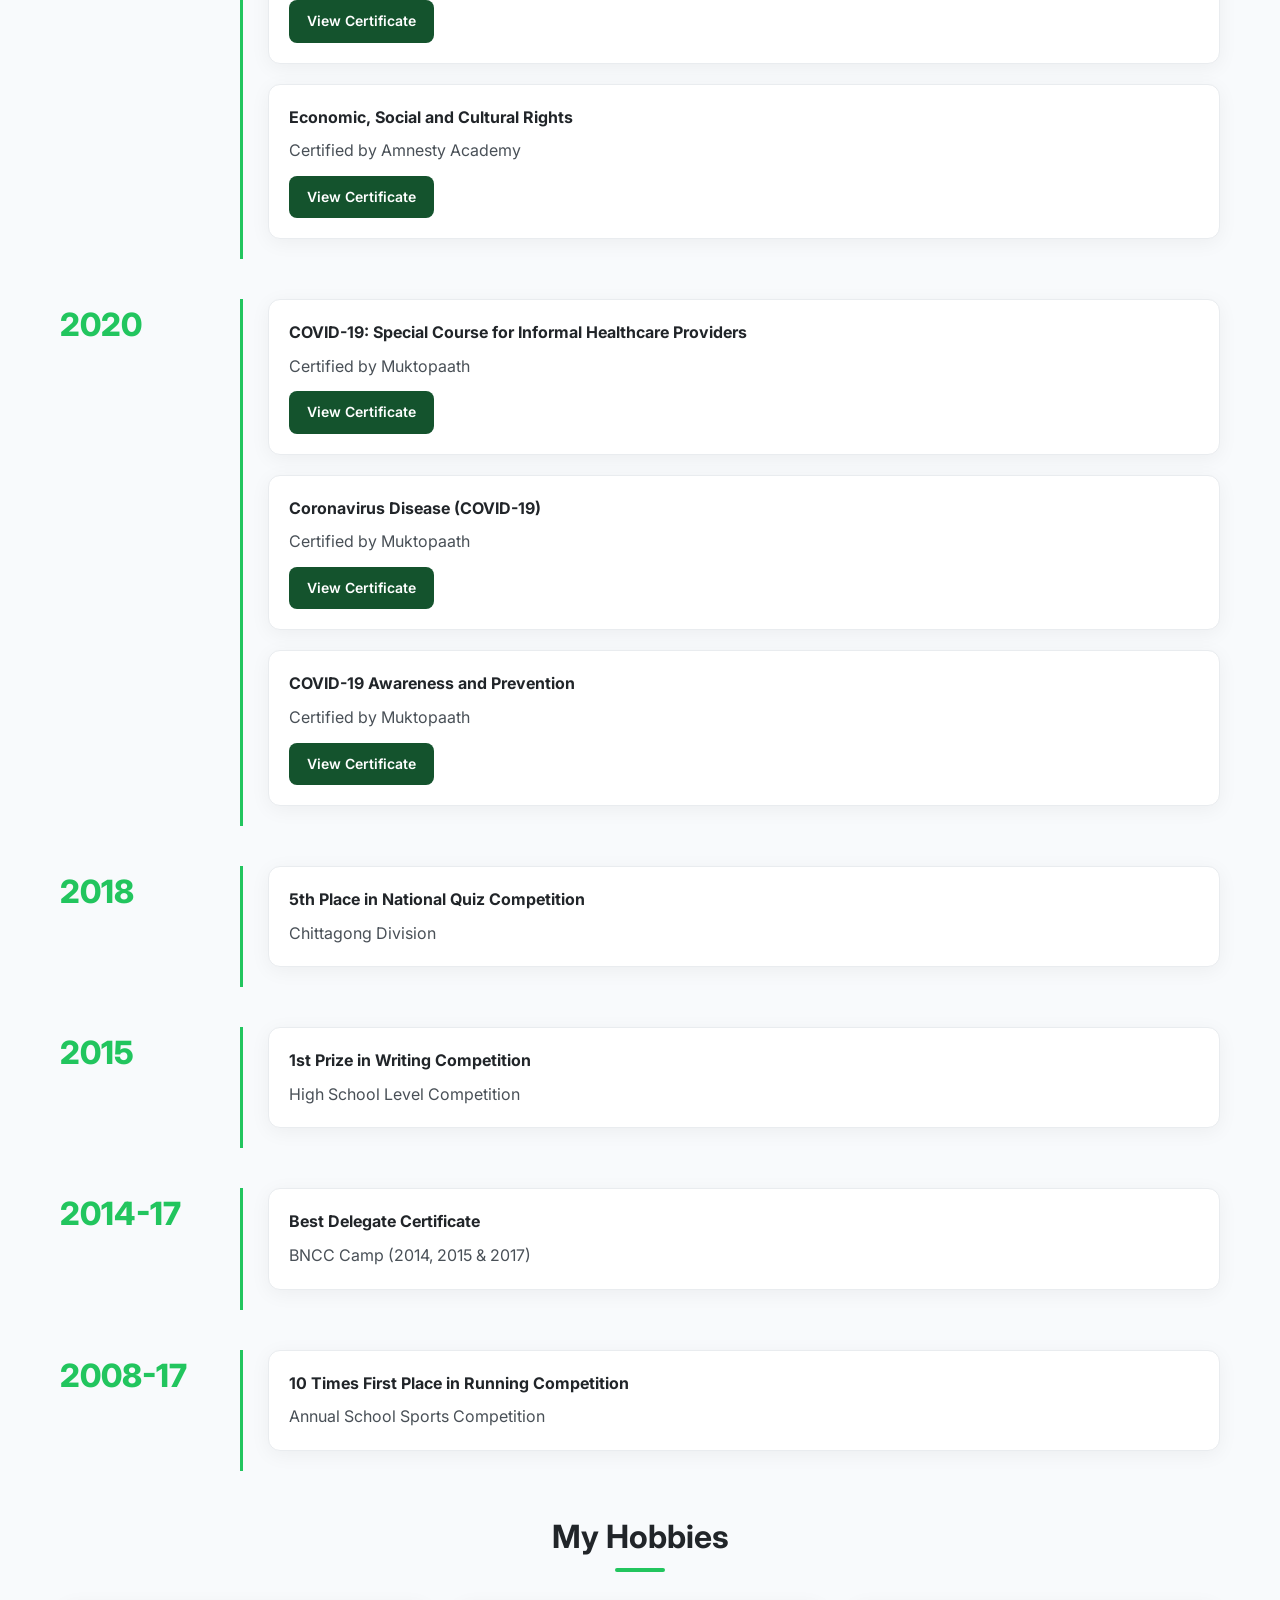
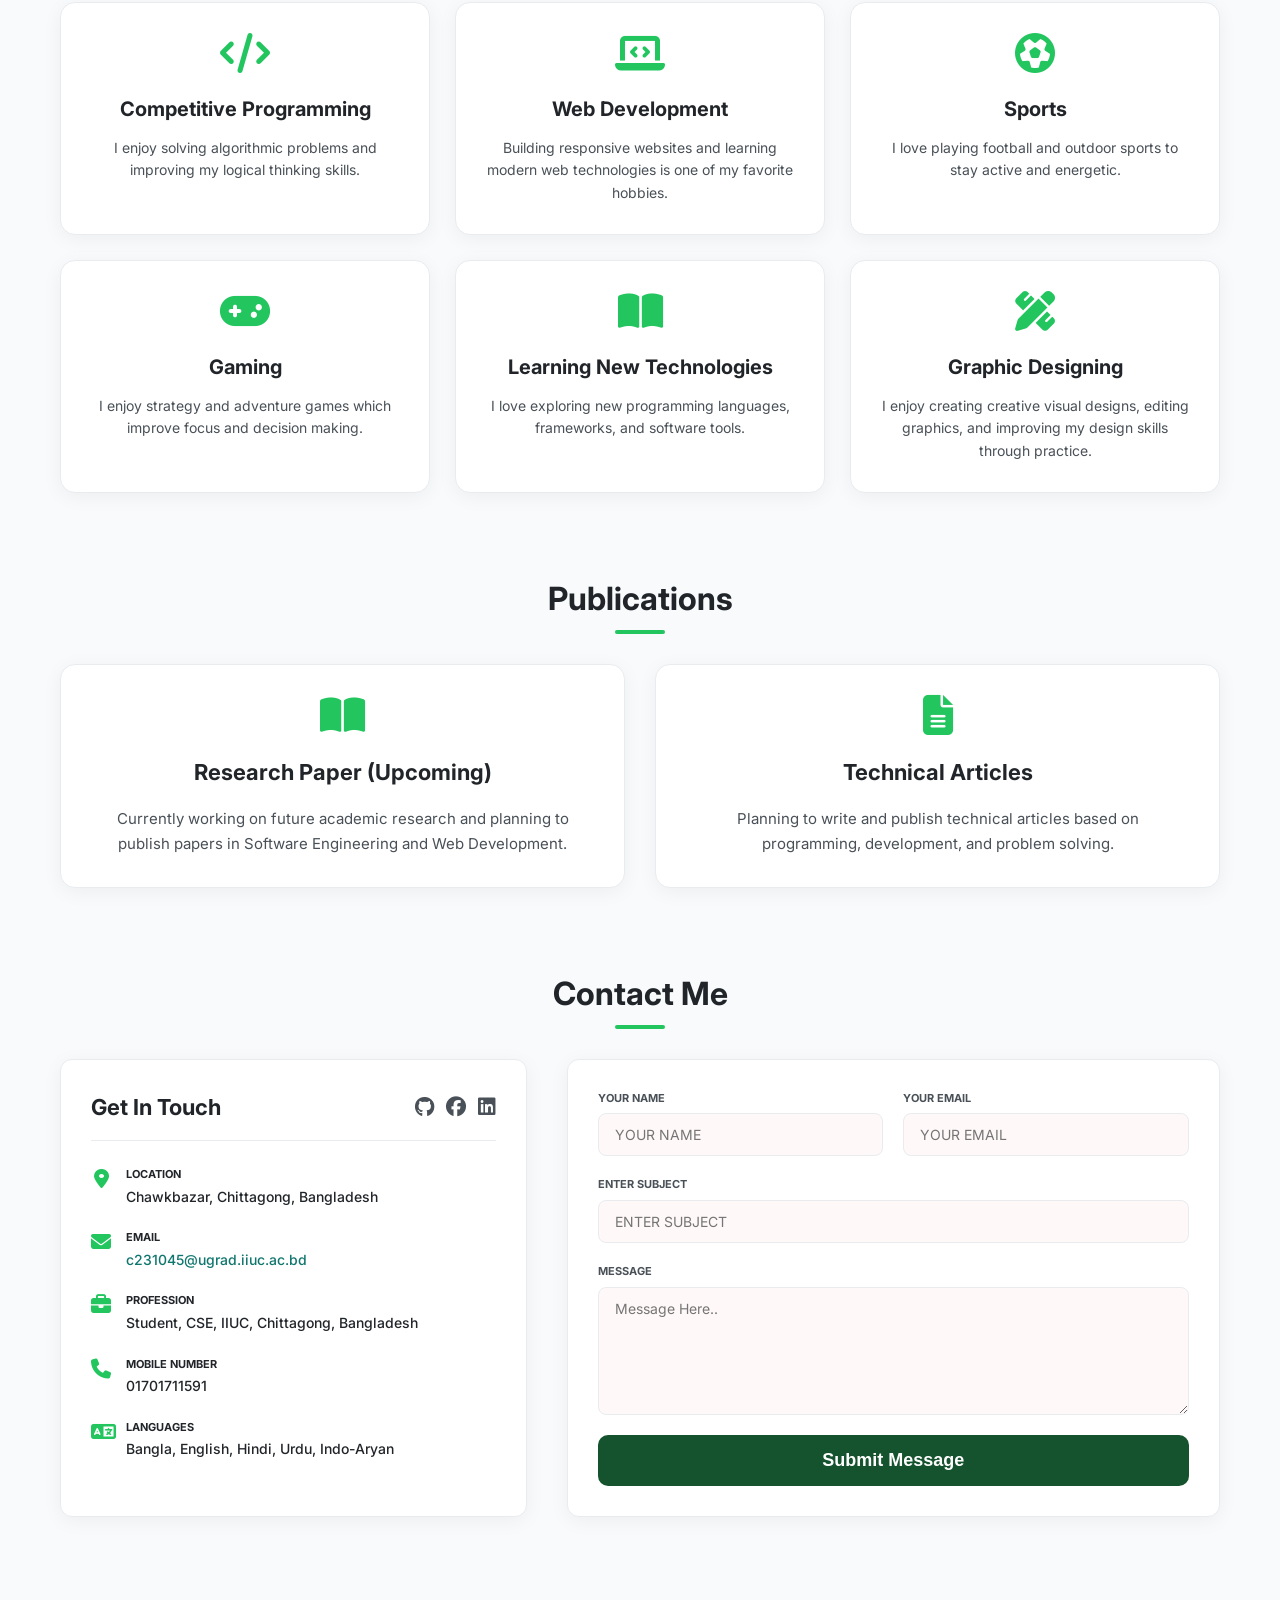
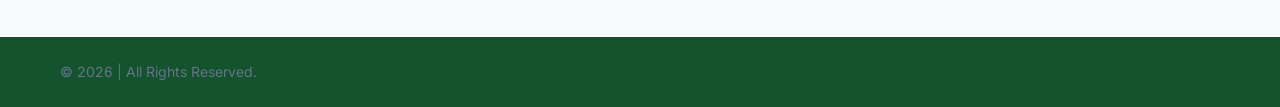
<file: FULL.HTML>
<!DOCTYPE html>
<html lang="bn">
<head>
    <meta charset="UTF-8">
    <meta name="viewport" content="width=device-width, initial-scale=1.0">
    <title>Abdur Rahman - Portfolio</title>
    <link rel="stylesheet" href="style.css">
    <link rel="stylesheet" href="https://cdnjs.cloudflare.com/ajax/libs/font-awesome/6.4.0/css/all.min.css">
    </head>
    
<body>
    <header>
        <div class="logo">ABDUR RAHMAN</div>
        <nav>
    <a href="#home">Home</a>
     <a href="#achievements">Achievements</a>
    <a href="#hobbies">Hobbies</a>
    <a href="#publications">Publications</a>
    <a href="#contact">Contact</a>
            
            <div class="toggle-switch" id="themeToggleBtn" onclick="toggleTheme()">
                <i class="fa-solid fa-sun"></i>
                <i class="fa-solid fa-moon"></i>
                <div class="ball"></div>
            </div>
        </nav>
    </header>

    <div class="container">

        <section id="home" class="hero-section">
            <div class="hero-text">
                <span class="intro-tag">Hi, I'm</span>
                <h1>ABDUR <span>RAHMAN</span></h1>
                <h2>CSE Student at <span>IIUC</span></h2>
                <p>A passionate Computer Science and Engineering student at International Islamic University Chittagong. I enjoy programming, building web applications and solving real world problems.</p>
                
                <div class="btn-container">
                    <a href="#about" class="btn-primary"><i class="fa-regular fa-user"></i> About me</a>
                    <a href="#academic" class="btn-secondary"><i class="fa-solid fa-laptop-code"></i> Projects</a>
                 <a href="Abdur_Rahman_CV.pdf" download class="btn-secondary">
                <i class="fa-solid fa-download"></i> Download CV</a>
                </div>

                <div class="social-links">
                    <span>Follow Me:</span>
                    <a href="https://github.com/C231045" target="_blank"><i class="fa-brands fa-github"></i></a>
                    <a href="https://www.facebook.com/abdur.rahman.17011?mibextid=ZbWKwL" target="_blank"><i class="fa-brands fa-facebook"></i></a>
                    <a href="https://www.linkedin.com/in/abdur-rahman-167703261/" target="_blank"><i class="fa-brands fa-linkedin"></i></a>
                </div>
            </div>

            <div class="hero-image-container">
                <div class="profile-wrapper">
                    <img src="download.png" alt="Abdur Rahman" onerror="this.onerror=null; this.src='https://placehold.co/400x400/0F766E/FFF?text=Abdur+Rahman';">
                </div>
            </div>
        </section>

        <div class="highlight-grid">
            <div class="highlight-card">
                <i class="fa-solid fa-laptop"></i>
                <div>
                    <h4>Department</h4>
                    <p>Computer Science & Engineering</p>
                </div>
            </div>
            <div class="highlight-card">
                <i class="fa-solid fa-building-columns"></i>
                <div>
                    <h4>University</h4>
                    <p>International Islamic University Chittagong (IIUC)</p>
                </div>
            </div>
            <div class="highlight-card">
                <i class="fa-solid fa-graduation-cap"></i>
                <div>
                    <h4>Current Semester</h4>
                    <p>3rd Semester</p>
                </div>
            </div>
            <div class="highlight-card">
                <i class="fa-solid fa-bullseye"></i>
                <div>
                    <h4>Focus</h4>
                    <p>Web Dev, Problem Solving & Software Eng.</p>
                </div>
            </div>
        </div>

        <div class="three-panel-grid">
            <div class="panel-box">
                <h3>Skills</h3>
                <div class="skills-grid">
                    <div class="skill-icon-box">
                        <span style="font-weight:800; font-size:16px;">C</span>
                        <span>C</span>
                    </div>
                    <div class="skill-icon-box">
                        <span style="font-weight:800; font-size:16px; color:#3B82F6;">C++</span>
                        <span>C++</span>
                    </div>
                    <div class="skill-icon-box">
                        <i class="fa-brands fa-java" style="color:#EA580C;"></i>
                        <span>Java</span>
                    </div>
                    <div class="skill-icon-box">
                        <i class="fa-brands fa-python" style="color:#0284C7;"></i>
                        <span>Python</span>
                    </div>
                    <div class="skill-icon-box">
                        <i class="fa-brands fa-html5" style="color:#EA580C;"></i>
                        <span>HTML</span>
                    </div>
                    <div class="skill-icon-box">
                        <i class="fa-brands fa-css3-alt" style="color:#2563EB;"></i>
                        <span>CSS</span>
                    </div>
                    <div class="skill-icon-box">
                        <i class="fa-brands fa-js" style="color:#CA8A04;"></i>
                        <span>JavaScript</span>
                    </div>
                    <div class="skill-icon-box">
                        <i class="fa-brands fa-git-alt" style="color:#DC2626;"></i>
                        <span>Git</span>
                    </div>
                </div>
            </div>

            <div class="panel-box">
                <h3>Education</h3>
                <div class="education-timeline">
                    <div class="timeline-item">
                        <div class="timeline-header">
                            <h4>B.sc in CSE</h4>
                            <span class="tag">Present</span>
                        </div>
                        <p>International Islamic University Chittagong (IIUC)</p>
                    </div>
                    <div class="timeline-item">
                        <div class="timeline-header">
                            <h4>HSC</h4>
                            <span class="tag" style="background-color:#E2E8F0; color:#475569;">2021</span>
                        </div>
                        <p>Hazera Taju University College</p>
                    </div>
                    <div class="timeline-item">
                        <div class="timeline-header">
                            <h4>SSC</h4>
                            <span class="tag" style="background-color:#E2E8F0; color:#475569;">2019</span>
                        </div>
                        <p>Shah Waliullah Institute</p>
                    </div>
                </div>
            </div>

            <div class="panel-box">
                <h3>Areas of Interest</h3>
                <div class="interest-grid">
                    <div class="interest-card">
                        <i class="fa-solid fa-laptop-code"></i>
                        <div>
                            <h5>Web</h5>
                            <p>Development</p>
                        </div>
                    </div>
                    <div class="interest-card">
                        <i class="fa-solid fa-puzzle-piece"></i>
                        <div>
                            <h5>Problem</h5>
                            <p>Solving</p>
                        </div>
                    </div>
                    <div class="interest-card">
                        <i class="fa-solid fa-microchip"></i>
                        <div>
                            <h5>Software</h5>
                            <p>Engineering</p>
                        </div>
                    </div>
                    <div class="interest-card">
                        <i class="fa-solid fa-palette"></i>
                        <div>
                            <h5>UI/UX</h5>
                            <p>Design</p>
                        </div>
                    </div>
                </div>
            </div>
        </div>

        <div class="counter-banner">
            <div class="counter-item">
                <h3><i class="fa-solid fa-wallet"></i> 8+</h3>
                <p>Programming Skills</p>
            </div>
            <div class="counter-item">
                <h3><i class="fa-solid fa-book"></i> 40+</h3>
                <p>Courses Completed</p>
            </div>
            <div class="counter-item">
                <h3><i class="fa-solid fa-graduation-cap"></i> 3rd</h3>
                <p>Current Semester</p>
            </div>
            <div class="counter-item">
                <h3><i class="fa-solid fa-trophy"></i> Goal</h3>
                <p>To become a skilled Software Engineer</p>
            </div>
        </div>
          <section id="about">
    <h2 class="section-title">About Me</h2>

    <div class="about-box">
        <h3>Hello, I'm Abdur Rahman</h3>

        <p>
            I am a Computer Science and Engineering student at
            International Islamic University Chittagong (IIUC).
            I am passionate about programming, web development,
            software engineering and problem solving.
            I have completed 40+ courses and continuously
            improve my technical skills through academic projects,
            self-learning and practical development work.
            My goal is to become a professional Software Engineer
            and contribute to innovative technology solutions.
        </p>
    </div>
</section>
        <section id="academic">
            <h2 class="section-title">Academic Projects</h2>
            
            <div class="projects-grid">
                
                <div class="project-card">
                    <span class="project-tag">Concept</span>
                    <div class="project-icon"><i class="fa-solid fa-code"></i></div>
                    <div class="project-info">
                        <h3>Student Result Management System</h3>
                        <p>A comprehensive web application designed to manage, calculate, and publish student academic grades and reports smoothly.</p>
                    </div>
                </div>
                <div class="project-card">
                    <span class="project-tag">Course Project</span>
                    <div class="project-icon"><i class="fa-solid fa-file-invoice"></i></div>
                    <div class="project-info">
                        <h3>Library Management System</h3>
                        <p>An efficient backend and registry system to manage books collection, users tracking, borrowing history, and auto fines calculators.</p>
                    </div>
                </div>
               
                <div class="project-card">
                    <span class="project-tag">Course Project</span>
                    <div class="project-icon"><i class="fa-solid fa-building-columns"></i></div>
                    <div class="project-info">
                        <h3>Bank ATM Simulation</h3>
                        <p>An interactive simulated terminal console system mimicking secure login, deposits, withdrawals, and balance verification actions.</p>
                    </div>
                </div>
                
                <div class="project-card">
                    <span class="project-tag">Course Project</span>
                    <div class="project-icon"><i class="fa-solid fa-address-card"></i></div>
                    <div class="project-info">
                        <h3>Personal Portfolio Website</h3>
                        <p>This responsive modern single page application website representing CV, educational, technical and contacts.</p>
                    </div>
                </div>
            </div>

            <div class="double-column-grid">
                <div class="column-panel">
                    <h3><i class="fa-regular fa-square-check"></i> Relevant Coursework</h3>
                    <div class="list-items">
                        <div class="list-item">
                            <span>Structured Programming</span>
                            <span class="badge">Core</span>
                        </div>
                        <div class="list-item">
                            <span>Database Systems</span>
                            <span class="badge">Core</span>
                        </div>
                        <div class="list-item">
                            <span>Data Structures</span>
                            <span class="badge">Core</span>
                        </div>
                        <div class="list-item">
                            <span>Object-Oriented Programming</span>
                            <span class="badge">Core</span>
                        </div>
                    </div>
                </div>

                <div class="column-panel">
                    <h3><i class="fa-solid fa-people-group"></i> Extra-Curricular Activities</h3>
                    <div class="list-items">
                        <div class="list-item with-icon">
                            <i class="fa-solid fa-laptop-code"></i>
                            <span>Programming Practice</span>
                        </div>
                        <div class="list-item with-icon">
                            <i class="fa-solid fa-pen-nib"></i>
                            <span>Learning UI/UX Design</span>
                        </div>
                        <div class="list-item with-icon">
                            <i class="fa-solid fa-earth-americas"></i>
                            <span>Learning Web Development</span>
                        </div>
                        <div class="list-item with-icon">
                            <i class="fa-solid fa-users-rectangle"></i>
                            <span>Team Collaboration in Lab Projects</span>
                        </div>
                    </div>
                </div>
            </div>

            <div class="career-goal-box">
                <h4>My Career Goal</h4>
                <p>My goal is to become a highly skilled Software Engineer who designs and develops innovative, scalable, and user-focused software solutions. I am committed to continuously improving my technical expertise, solving real-world problems, and contributing to impactful projects that create value for users and businesses.</p>
            </div>
        </section>
        
        <section id="achievements">

    <h2 class="section-title">My Achievements</h2>

    <div class="achievement-box">

        <div class="achievement-year">
            <h3>2024</h3>
        </div>

        <div class="achievement-content">

            <div class="achievement-item">
                <h4>An Introduction to Human Rights</h4>
                <p>Certified by Amnesty Academy</p>

                 <a href="international1.jpg" target="_blank" class="certificate-btn">
                    View Certificate
          </a>
            </div>

            <div class="achievement-item">
                <h4>Police and Human Rights</h4>
                <p>Certified by Amnesty Academy</p>
            
            
              <a href="international2.jpg" target="_blank" class="certificate-btn">
              View Certificate
              </a>
            </div>
            <div class="achievement-item">
                <h4>Economic, Social and Cultural Rights</h4>
                <p>Certified by Amnesty Academy</p>
            

            <a href="international13.jpg" target="_blank" class="certificate-btn">
                  View Certificate
           </a>
        </div>
        </div>

    </div>
     <div class="achievement-box">

    <div class="achievement-year">
        <h3>2020</h3>
    </div>

    <div class="achievement-content">

        <div class="achievement-item">
            <h4>COVID-19: Special Course for Informal Healthcare Providers</h4>
            <p>Certified by Muktopaath</p>
            <a href="covid1.jpg" target="_blank" class="certificate-btn">
             View Certificate
          </a>
        </div>

        <div class="achievement-item">
            <h4>Coronavirus Disease (COVID-19)</h4>
            <p>Certified by Muktopaath</p>
        
         
         <a href="covid2.jpg" target="_blank" class="certificate-btn">
        View Certificate
        </a>
       </div>
        <div class="achievement-item">
            <h4>COVID-19 Awareness and Prevention</h4>
            <p>Certified by Muktopaath</p>
          <a href="covid3.jpg"
       target="_blank"
       class="certificate-btn">
       View Certificate
    </a>

        </div>

    </div>

</div>
    
  <div class="achievement-box">
    <div class="achievement-year">
        <h3>2018</h3>
    </div>

    <div class="achievement-content">
        <div class="achievement-item">
            <h4>5th Place in National Quiz Competition</h4>
            <p>Chittagong Division</p>
        </div>
    

   </div>
</div>
  <div class="achievement-box">
    <div class="achievement-year">
        <h3>2015</h3>
    </div>

    <div class="achievement-content">
        <div class="achievement-item">
            <h4>1st Prize in Writing Competition</h4>
            <p>High School Level Competition</p>
        </div>
    </div>
</div>

<div class="achievement-box">
    <div class="achievement-year">
        <h3>2014-17</h3>
    </div>

    <div class="achievement-content">
        <div class="achievement-item">
            <h4>Best Delegate Certificate</h4>
            <p>BNCC Camp (2014, 2015 & 2017)</p>
        </div>
    </div>
</div>

<div class="achievement-box">
    <div class="achievement-year">
        <h3>2008-17</h3>
    </div>

    <div class="achievement-content">
        <div class="achievement-item">
            <h4>10 Times First Place in Running Competition</h4>
            <p>Annual School Sports Competition</p>
        </div>
    </div>
</div>
      
 <section id="hobbies">
    <h2 class="section-title">My Hobbies</h2>

    <div class="hobbies-grid">

        <div class="hobby-card">
            <i class="fa-solid fa-code"></i>
            <h3>Competitive Programming</h3>
            <p>I enjoy solving algorithmic problems and improving my logical thinking skills.</p>
        </div>

        <div class="hobby-card">
            <i class="fa-solid fa-laptop-code"></i>
            <h3>Web Development</h3>
            <p>Building responsive websites and learning modern web technologies is one of my favorite hobbies.</p>
        </div>

        <div class="hobby-card">
            <i class="fa-solid fa-futbol"></i>
            <h3>Sports</h3>
            <p>I love playing football and outdoor sports to stay active and energetic.</p>
        </div>

        <div class="hobby-card">
            <i class="fa-solid fa-gamepad"></i>
            <h3>Gaming</h3>
            <p>I enjoy strategy and adventure games which improve focus and decision making.</p>
        </div>

        <div class="hobby-card">
            <i class="fa-solid fa-book-open"></i>
            <h3>Learning New Technologies</h3>
            <p>I love exploring new programming languages, frameworks, and software tools.</p>
        </div>
        <div class="hobby-card">
    <i class="fa-solid fa-pen-ruler"></i>
    <h3>Graphic Designing</h3>
    <p>I enjoy creating creative visual designs, editing graphics, and improving my design skills through practice.</p>
</div>

    </div>
</section>

  <section id="publications">
    <h2 class="section-title">Publications</h2>

    <div class="publication-grid">

        <div class="publication-card">
            <i class="fa-solid fa-book-open"></i>
            <h3>Research Paper (Upcoming)</h3>
            <p>
                Currently working on future academic research and planning to publish papers in Software Engineering and Web Development.
            </p>
        </div>

        <div class="publication-card">
            <i class="fa-solid fa-file-lines"></i>
            <h3>Technical Articles</h3>
            <p>
                Planning to write and publish technical articles based on programming, development, and problem solving.
            </p>
        </div>

    </div>
</section>

</section>

        <section id="contact">
            <h2 class="section-title">Contact Me</h2>
            
            <div class="contact-container">
                <div class="contact-info-panel">
                    <div class="panel-header">
                        <h3>Get In Touch</h3>
                        <div class="social-links">
                            <a href="https://github.com/C231045" target="_blank"><i class="fa-brands fa-github"></i></a>
                            <a href="https://www.facebook.com/abdur.rahman.17011?mibextid=ZbWKwL" target="_blank"><i class="fa-brands fa-facebook"></i></a>
                            <a href="https://www.linkedin.com/in/abdur-rahman-167703261/" target="_blank"><i class="fa-brands fa-linkedin"></i></a>
                        </div>
                    </div>
                    
                    <div class="info-list">
                        <div class="info-item">
                            <i class="fa-solid fa-location-dot"></i>
                            <div>
                                <span class="label">Location</span>
                                <span class="value">Chawkbazar, Chittagong, Bangladesh</span>
                            </div>
                        </div>
                        <div class="info-item">
                            <i class="fa-solid fa-envelope"></i>
                            <div>
                                <span class="label">Email</span>
                                <span class="value"><a href="mailto:c231045@ugrad.iiuc.ac.bd">c231045@ugrad.iiuc.ac.bd</a></span>
                            </div>
                        </div>
                        <div class="info-item">
                            <i class="fa-solid fa-briefcase"></i>
                            <div>
                                <span class="label">Profession</span>
                                <span class="value">Student, CSE, IIUC, Chittagong, Bangladesh</span>
                            </div>
                        </div>
                        <div class="info-item">
                            <i class="fa-solid fa-phone"></i>
                            <div>
                                <span class="label">Mobile Number</span>
                                <span class="value">01701711591</span>
                            </div>
                        </div>
                        <div class="info-item">
                            <i class="fa-solid fa-language"></i>
                            <div>
                                <span class="label">Languages</span>
                                <span class="value">Bangla, English, Hindi, Urdu, Indo-Aryan</span>
                            </div>
                        </div>
                    </div>
                </div>

                <div class="contact-form-panel">
                    <form id="contact-form" class="contact-form" action="contact-form" method="POST">
                        <div class="form-row">
                            <div class="form-group">
                                <label>YOUR NAME</label>
                                <input type="text" name="name" placeholder="YOUR NAME" required>
                            </div>
                            <div class="form-group">
                                <label>YOUR EMAIL</label>
                                <input type="email" name="email" placeholder="YOUR EMAIL" required>
                            </div>
                        </div>
                        <div class="form-group">
                            <label>ENTER SUBJECT</label>
                            <input type="text" name="subject" placeholder="ENTER SUBJECT" required>
                        </div>
                        <div class="form-group">
                            <label>MESSAGE</label>
                            <textarea name="message" placeholder="Message Here.." rows="6" required></textarea>
                        </div>
                        <button type="submit" class="btn-submit">Submit Message</button>
                      <div id="success-message" style="display:none; color:#00ff88; margin-top:15px;">✔ Message sent successfully!</div>
                     <div id="error-message" style="display:none; color:#ff4d4d; margin-top:15px;"> ✖ Failed to send message! Please check your email and try again.</div>
                    </form>
                </div>
            </div>
        </section>

    </div>

    <footer>
        <p>© 2026 | All Rights Reserved.</p>
        <div class="links">
        </div>
    </footer>
    <script src="script.js"></script>
  </body>
</html>
</file>
<file: style.css>
@import url('https://fonts.googleapis.com/css2?family=Inter:wght@300;400;500;600;700;800&display=swap');
        :root {
            --bg-primary: #F8FAFC;
            --bg-secondary: #F8F9FA;
            --bg-card: #FFFFFF;
            --text-main: #212529;
            --text-muted: #495057;
            --primary-color: #14532D; /* Deep Green */
            --accent-green: #22C55E;  /* Bright Green */
            --card-shadow: 0px 4px 20px rgba(0, 0, 0, 0.05);
            --border-color: #E9ECEF;
            --input-bg: #FFF8F8;
            
            --nav-bg: #14532D;
            --btn-color: #0F766E;
            --btn-hover: #14532D;
            --footer-bg: #14532D;
        }
        html.dark {
            --bg-primary: #0F172A;
            --bg-secondary: #1E293B;
            --bg-card: #1E293B;
            --text-main: #F8FAFC;
            --text-muted: #94A3B8;
            --border-color: #334155;
            --input-bg: #1E293B;
            --card-shadow: 0px 4px 20px rgba(0, 0, 0, 0.3);
        }
        * {
            margin: 0;
            padding: 0;
            box-sizing: border-box;
            transition: background-color 0.3s ease, border-color 0.3s ease, color 0.3s ease;
        }
        html {
            scroll-behavior: smooth;
        }
        body {
            font-family: 'Inter', sans-serif;
            background-color: var(--bg-primary);
            color: var(--text-main);
            line-height: 1.6;
            min-height: 100vh;
            display: flex;
            flex-direction: column;
        }
        header {
            width: 100%;
            display: flex;
            justify-content: space-between;
            align-items: center;
            background-color: var(--nav-bg);
            color: rgb(255, 255, 255);
            padding: 20px 60px;
            border-radius: 0 0 15px 15px;
            position: sticky;
            top: 0;
            z-index: 100;
            text-shadow: 0px 4px 10px rgba(0, 0, 0, 0.8);
            box-shadow: 0px 4px 15px rgba(0, 0, 0, 0.15);
        }
        .logo {
            font-size: 24px;
            font-weight: 800;
            letter-spacing: 1px;
        }
        nav {
            display: flex;
            align-items: center;
            gap: 30px;
        }
        nav a {
            color: #ffffff;
            text-decoration: none;
            font-weight: 500;
            transition: color 0.3s ease;
        }
        nav a:hover
         {
            color: #A7F3D0;
        }
                .toggle-switch {
            position: relative;
            width: 50px;
            height: 26px;
            background-color: #334155;
            border-radius: 50px;
            cursor: pointer;
            display: flex;
            align-items: center;
            padding: 0 5px;
            justify-content: space-between;
        }
        .toggle-switch .ball {
            position: absolute;
            width: 20px;
            height: 20px;
            background-color: #ffffff;
            border-radius: 50%;
            top: 3px;
            left: 3px;
            transition: transform 0.3s ease;
        }
        .toggle-switch i {
            font-size: 12px;
            color: #FBBF24;
        }
        .toggle-switch i.fa-moon {
            color: #94A3B8;
        }
        html.dark .toggle-switch .ball {
            transform: translateX(24px);
        }
        .container {
            width: 100%;
            max-width: 1440px;
            margin: 0 auto;
            padding: 40px 60px;
            flex-grow: 1;
        }
        .hero-section {
            display: flex;
            align-items: center;
            justify-content: space-between;
            gap: 40px;
            margin-bottom: 80px;
        }
        .hero-text {
            flex: 1;
        }
        .hero-text .intro-tag {
            color: var(--accent-green);
            font-weight: 600;
            font-size: 18px;
            display: block;
            margin-bottom: 5px;
        }
        .hero-text h1 {
            font-size: 56px;
            font-weight: 800;
            margin: 10px 0;
            color: var(--primary-color); 
        }
        .hero-text h1 span {
            color: #22C55E; 
        }
        .hero-text h2 {
            font-size: 24px;
            color: var(--text-muted);
            margin-bottom: 20px;
            font-weight: 600;
        }
        .hero-text h2 span {
            color: var(--accent-green);
            font-weight: 700;
        }
        .hero-text p {
            color: var(--text-muted);
            font-size: 16px;
            max-width: 550px;
            margin-bottom: 30px;
        }
        .btn-container {
            display: flex;
            gap: 15px;
            margin-bottom: 25px;
        }
        .btn-primary {
            background-color: var(--primary-color);
            color: #ffffff;
            padding: 12px 28px;
            border-radius: 6px;
            text-decoration: none;
            font-weight: 600;
            display: inline-flex;
            align-items: center;
            gap: 8px;
            border: none;
            cursor: pointer;
            transition: all 0.3s ease;
        }
       .btn-primary:hover {
    transform: translateY(-5px);
    box-shadow: 0 12px 25px rgba(0,0,0,0.2);
    background-color: var(--btn-hover);
      }
       .btn-primary:active {
       transform: scale(0.96);
      }
    
        .btn-secondary {
            background-color: transparent;
            color: var(--text-main);
            padding: 12px 28px;
            border-radius: 6px;
            text-decoration: none;
            font-weight: 600;
            border: 1px solid var(--border-color);
            transition: all 0.3s ease;
        }
        .btn-secondary:hover {
        transform: translateY(-5px);
        background-color: var(--bg-secondary);
        box-shadow: 0 12px 25px rgba(0,0,0,0.15);
       }

       .btn-secondary:active {
       transform: scale(0.96);
       }
         .btn-secondary:hover {
            background-color: var(--bg-secondary);
        }
        .btn-primary i {
    transition: transform 0.3s ease;
}
        .btn-primary:hover i {
           transform: translateX(4px);
    }

        .social-links {
            display: flex;
            align-items: center;
            gap: 12px;
        }
        .social-links span {
            color: var(--text-muted);
            font-weight: 600;
            font-size: 14px;
        }
        .social-links a {
            color: var(--text-muted);
            font-size: 20px;
            transition: color 0.3s ease;
        }
        .social-links a:hover {
            color: var(--accent-green);
        }
        .hero-image-container {
            flex: 1;
            display: flex;
            justify-content: center;
        }
        .profile-wrapper {
            width: 360px;
            height: 360px;
            border-radius: 50%;
            border: 6px solid var(--accent-green);
            padding: 8px;
            overflow: hidden;
            box-shadow: var(--card-shadow);
        transition: all 0.4s ease;
    cursor: pointer;
}

.profile-wrapper:hover {
    transform: scale(1.05);
    box-shadow:
        0 0 15px rgba(20, 83, 45, 0.4),
        0 0 30px rgba(20, 83, 45, 0.3),
        0 0 45px rgba(20, 83, 45, 0.2);
    border-color: #14532D;
}
        .profile-wrapper img {
            width: 100%;
            height: 100%;
            object-fit: cover;
            border-radius: 50%;
        }

        .highlight-grid {
            display: grid;
            grid-template-columns: repeat(4, 1fr);
            gap: 20px;
            margin-bottom: 60px;
        }
        .highlight-card {
            background-color: var(--bg-card);
            padding: 24px;
            border-radius: 12px;
            box-shadow: var(--card-shadow);
            border: 1px solid var(--border-color);
            display: flex;
            gap: 15px;
            align-items: flex-start;
        }
        .highlight-card i {
            color: var(--accent-green);
            font-size: 28px;
            margin-top: 3px;
        }
        .highlight-card h4 {
            font-size: 16px;
            font-weight: 700;
            margin-bottom: 4px;
        }
        .highlight-card p {
            font-size: 13px;
            color: var(--text-muted);
        }

        .three-panel-grid {
            display: grid;
            grid-template-columns: repeat(3, 1fr);
            gap: 24px;
            margin-bottom: 80px;
        }
        .panel-box {
            background-color: var(--bg-card);
            padding: 24px;
            border-radius: 12px;
            border: 1px solid var(--border-color);
            box-shadow: var(--card-shadow);
        }
        .panel-box h3 {
            font-size: 18px;
            font-weight: 700;
            margin-bottom: 20px;
            border-bottom: 2px solid var(--border-color);
            padding-bottom: 10px;
            display: flex;
            align-items: center;
            gap: 8px;
        }
        .panel-box h3::before {
            content: '';
            width: 4px;
            height: 18px;
            background-color: var(--accent-green);
            display: inline-block;
            border-radius: 2px;
        }

        .skills-grid {
            display: grid;
            grid-template-columns: repeat(4, 1fr);
            gap: 12px;
        }
        .skill-icon-box {
            background-color: var(--bg-secondary);
            border: 1px solid var(--border-color);
            padding: 10px;
            border-radius: 8px;
            display: flex;
            flex-direction: column;
            align-items: center;
            gap: 6px;
        }
        .skill-icon-box i {
            font-size: 20px;
        }
        .skill-icon-box span {
            font-size: 10px;
            font-weight: 700;
            color: var(--text-muted);
        }

        .education-timeline {
            border-left: 2px solid var(--accent-green);
            padding-left: 15px;
            margin-left: 10px;
            display: flex;
            flex-direction: column;
            gap: 20px;
        }
        .timeline-item {
            position: relative;
        }
        .timeline-item::before {
            content: '';
            position: absolute;
            left: -22px;
            top: 4px;
            width: 12px;
            height: 12px;
            background-color: var(--accent-green);
            border-radius: 50%;
            border: 2px solid var(--bg-card);
        }
        .timeline-header {
            display: flex;
            justify-content: space-between;
            align-items: center;
        }
        .timeline-header h4 {
            font-size: 14px;
            font-weight: 700;
        }
        .timeline-header .tag {
            background-color: #DCFCE7;
            color: #15803D;
            font-size: 10px;
            font-weight: 700;
            padding: 2px 8px;
            border-radius: 20px;
        }
        html.dark .timeline-header .tag {
            background-color: #14532D;
            color: #4ADE80;
        }
           html.dark .hero-text h1 {
          color: #4ADE80;
        }
        .timeline-item p {
            font-size: 12px;
            color: var(--text-muted);
        }

        .interest-grid {
            display: grid;
            grid-template-columns: repeat(2, 1fr);
            gap: 12px;
        }
        .interest-card {
            background-color: var(--bg-secondary);
            border: 1px solid var(--border-color);
            padding: 12px;
            border-radius: 10px;
            display: flex;
            align-items: center;
            gap: 10px;
        }
        .interest-card i {
            color: var(--accent-green);
            font-size: 18px;
        }
        .interest-card h5 {
            font-size: 12px;
            font-weight: 700;
        }
        .interest-card p {
            font-size: 10px;
            color: var(--text-muted);
        }

        .counter-banner {
            background-color: var(--primary-color);
            color: #ffffff;
            border-radius: 12px;
            padding: 24px;
            display: grid;
            grid-template-columns: repeat(4, 1fr);
            gap: 20px;
            text-align: center;
            margin-bottom: 80px;
            box-shadow: var(--card-shadow);
            transition: all 0.3s ease;
            cursor: pointer;
            border-radius: 10px;
            padding: 10px;
        }
        .counter-item:hover {
    transform: translateY(-8px) scale(1.05);
    background: rgba(255,255,255,0.08);
}

   .counter-item:active {
    transform: scale(0.97);
}
        .counter-item {
            display: flex;
            flex-direction: column;
            gap: 4px;
        }
        .counter-item:not(:first-child) {
            border-left: 1px solid rgba(255, 255, 255, 0.2);
        }
        .counter-item h3 {
            font-size: 32px;
            font-weight: 800;
            display: flex;
            align-items: center;
            justify-content: center;
            gap: 8px;
        }
        .counter-item h3 i {
            font-size: 20px;
            color: var(--accent-green);
        }
        .counter-item p {
            font-size: 13px;
            color: #D1FAE5;
        }

        section {
            scroll-margin-top: 100px;
            margin-bottom: 80px;
        }
        .section-title {
            text-align: center;
            font-size: 32px;
            font-weight: 700;
            margin-bottom: 40px;
            position: relative;
        }
        .section-title::after {
            content: '';
            position: absolute;
            bottom: -10px;
            left: 50%;
            transform: translateX(-50%);
            width: 50px;
            height: 4px;
            background-color: var(--accent-green);
            border-radius: 2px;
        }

        .projects-grid {
            display: grid;
            grid-template-columns: repeat(2, 1fr);
            gap: 24px;
            margin-bottom: 50px;
        }
        .project-card {
            background-color: var(--bg-card);
            padding: 30px;
            border-radius: 12px;
            box-shadow: var(--card-shadow);
            border: 1px solid var(--border-color);
            display: flex;
            gap: 20px;
            position: relative;
        }
        .project-tag {
            position: absolute;
            top: 15px;
            right: 15px;
            background-color: #DCFCE7;
            color: #15803D;
            font-size: 10px;
            font-weight: 700;
            padding: 4px 10px;
            border-radius: 20px;
        }
        html.dark .project-tag {
            background-color: #14532D;
            color: #4ADE80;
        }
        .project-icon {
            background-color: #F0FDF4;
            color: var(--accent-green);
            width: 50px;
            height: 50px;
            border-radius: 10px;
            display: flex;
            align-items: center;
            justify-content: center;
            font-size: 22px;
            flex-shrink: 0;
        }
        html.dark .project-icon {
            background-color: #1E293B;
            border: 1px solid var(--border-color);
        }
        .project-info h3 {
            font-size: 18px;
            font-weight: 700;
            margin-bottom: 8px;
            margin-top: 5px;
        }
        .project-info p {
            color: var(--text-muted);
            font-size: 14px;
        }
        .double-column-grid {
            display: grid;
            grid-template-columns: 1fr 1fr;
            gap: 40px;
            margin-bottom: 50px;
        }
        .column-panel h3 {
            font-size: 20px;
            font-weight: 700;
            margin-bottom: 20px;
            display: flex;
            align-items: center;
            gap: 10px;
        }
        .column-panel h3 i {
            color: var(--accent-green);
        }
        .list-items {
            display: flex;
            flex-direction: column;
            gap: 12px;
        }
        .list-item {
    background-color: var(--bg-card);
    border: 1px solid var(--border-color);
    padding: 16px;
    border-radius: 8px;
    display: flex;
    align-items: center;
    justify-content: space-between;
    box-shadow: var(--card-shadow);

    transition: all 0.3s ease;
    cursor: pointer;
}
    .list-item:hover {
    transform: translateY(-8px) scale(1.02);
    box-shadow: 0 15px 35px rgba(0,0,0,0.15);
}

.list-item:active {
    transform: scale(0.97);
}
        .list-item.with-icon {
            justify-content: flex-start;
            gap: 15px;
        }
        .list-item.with-icon i {
            color: var(--accent-green);
            font-size: 18px;
        }
        .list-item span {
            font-weight: 600;
        }
        .list-item .badge {
            background-color: #CCFBF1;
            color: #0F766E;
            font-size: 10px;
            font-weight: 700;
            padding: 3px 8px;
            border-radius: 4px;
        }
        html.dark .list-item .badge {
            background-color: #115E59;
            color: #99F6E4;
        }
        .career-goal-box {
            background-color: var(--primary-color);
            color: #ffffff;
            padding: 30px;
            border-radius: 12px;
            border-left: 5px solid var(--accent-green);
            box-shadow: var(--card-shadow);
            transition: all 0.3s ease;
            cursor: pointer;
        }
        .career-goal-box:hover {
    transform: translateY(-10px);
    box-shadow: 0 20px 40px rgba(0,0,0,0.25);
      }
        .career-goal-box:active {
            transform: scale(0.98);
     }
        .career-goal-box h4 {
            color: var(--accent-green);
            font-size: 12px;
            text-transform: uppercase;
            font-weight: 700;
            letter-spacing: 1px;
            margin-bottom: 8px;
        }
        .career-goal-box p {
            font-size: 15px;
            line-height: 1.6;
            color: #D1FAE5;
        }
        .contact-container {
            display: grid;
            grid-template-columns: 5fr 7fr;
            gap: 40px;
        }
        .contact-info-panel {
            background-color: var(--bg-card);
            padding: 30px;
            border-radius: 12px;
            box-shadow: var(--card-shadow);
            border: 1px solid var(--border-color);
            transition: all 0.3s ease;
            cursor: pointer;
        }

        .panel-header {
            display: flex;
            justify-content: space-between;
            align-items: center;
            border-bottom: 1px solid var(--border-color);
            padding-bottom: 15px;
            margin-bottom: 25px;
        }
        .panel-header h3 {
            font-size: 22px;
            font-weight: 700;
        }
        .info-list {
            display: flex;
            flex-direction: column;
            gap: 20px;
        }
        .info-item {
            display: flex;
            gap: 15px;
        }
        .info-item i {
            color: var(--accent-green);
            font-size: 20px;
            width: 20px;
            text-align: center;
            margin-top: 3px;
        }
        .info-item .label {
            display: block;
            font-size: 11px;
            font-weight: 700;
            color: var(--text-main);
            text-transform: uppercase;
        }
        .info-item .value {
            font-size: 14px;
            color: var(--text-main);
            font-weight: 500;
        }
        .info-item a {
            color: var(--btn-color);
            text-decoration: none;
        }
        .info-item a:hover {
            text-decoration: underline;
        }
        .contact-form-panel {
            background-color: var(--bg-card);
            padding: 30px;
            border-radius: 12px;
            box-shadow: var(--card-shadow);
            border: 1px solid var(--border-color);
            transition: all 0.3s ease;
            cursor: pointer;
        }
        
        .contact-form {
            display: flex;
            flex-direction: column;
            gap: 20px;
        }
        .form-row {
            display: grid;
            grid-template-columns: 1fr 1fr;
            gap: 20px;
        }
        .form-group {
            display: flex;
            flex-direction: column;
            gap: 6px;
        }
        .form-group label {
            font-size: 11px;
            font-weight: 700;
            color: var(--text-muted);
        }
        .contact-form input, 
        .contact-form textarea {
            width: 100%;
            background-color: var(--input-bg);
            border: 1px solid var(--border-color);
            padding: 12px 16px;
            border-radius: 8px;
            font-size: 14px;
            font-family: inherit;
            color: var(--text-main);
            outline: none;
            transition: border-color 0.3s;
        }
        .contact-form input:focus, 
        .contact-form textarea:focus {
            border-color: var(--btn-color);
        }
        .btn-submit {
            background-color: #14532D;
            color: #ffffff;
            width: 100%;
            padding: 15px;
            border: none;
            border-radius: 10px;
            background: #14532D;
            color: white;
            font-size: 18px;
            font-weight: bold;
            cursor: pointer;
            transition: all 0.3s ease;
            
}
      .btn-submit:hover {
    background: #166534;
    transform: scale(1.06);
    
} 

        .btn-submit:hover {
            background-color: #14532D;
        }
   .btn-submit:active {
    transform: scale(0.96);
}

        footer {
            background-color: var(--primary-color);
            color: #64748B;
            padding: 24px 60px;
            display: flex;
            justify-content: space-between;
            align-items: center;
            font-size: 14px;
        }
        footer .links {
            display: flex;
            gap: 20px;
        }
        footer .links a {
            color: #A7F3D0;
            text-decoration: none;
        }
        footer .links a:hover {
            color: #ffffff;
        }

        @media (max-width: 1200px) {
            .three-panel-grid {
                grid-template-columns: 1fr;
            }
        }

        @media (max-width: 1024px) {
            header {
                padding: 20px 30px;
            }
            .container {
                padding: 30px;
            }
            .hero-section {
                flex-direction: column-reverse;
                text-align: center;
                gap: 30px;
            }
            .hero-text p {
                margin: 0 auto 30px auto;
            }
            .btn-container {
                justify-content: center;
            }
            .social-links {
                justify-content: center;
            }
            .highlight-grid {
                grid-template-columns: repeat(2, 1fr);
            }
            .counter-banner {
                grid-template-columns: repeat(2, 1fr);
            }
            .counter-item:nth-child(even) {
                border-left: 1px solid rgba(255, 255, 255, 0.2);
            }
            .counter-item:nth-child(3) {
                border-left: none;
            }
            .double-column-grid {
                grid-template-columns: 1fr;
            }
            .contact-container {
                grid-template-columns: 1fr;
            }
            footer {
                padding: 24px 30px;
                flex-direction: column;
                gap: 15px;
            }
            .hobbies-grid {
    grid-template-columns: repeat(2, 1fr);
}
        }

        @media (max-width: 640px) {
           body{
    overflow-x:hidden;
}

.container{
    padding:20px;
}

.hero-section{
    gap:25px;
}

.hero-text{
    text-align:center;
}

.hero-text p{
    max-width:100%;
}

nav{
    flex-wrap:wrap;
    justify-content:center;
}

.logo{
    font-size:22px;
}

            header {
                flex-direction: column;
                gap: 15px;
                padding: 15px;
                text-align: center;
            }
            nav {
                gap: 10px;
                font-size: 13px;
                flex-wrap:wrap;
            }
            .hero-text h1 {
                font-size: 32px;
            }
            .hero-text h2{
    font-size:20px;
}

.hero-text p{
    font-size:15px;
}
            .profile-wrapper {
                width: 220px;
                height: 220px;
            }
            .highlight-grid {
                grid-template-columns: 1fr;
            }
            .counter-banner {
                grid-template-columns: 1fr;
            }
            .counter-item {
                border-left: none !important;
                border-bottom: 1px solid rgba(255, 255, 255, 0.1);
                padding-bottom: 15px;
            }
            .counter-item:last-child {
                border-bottom: none;
                padding-bottom: 0;
            }
            .projects-grid {
                grid-template-columns: 1fr;
            }
            .form-row {
                grid-template-columns: 1fr;
            }
            .btn-container {
           flex-direction: column;
          width: 100%;
        }
        .btn-container a  {
         width: 100%;
         justify-content: center;
       }
       .hobbies-grid {
    grid-template-columns: 1fr;
} 
.publication-grid {
    grid-template-columns: 1fr;
}
        img{
    max-width:100%;
    height:auto;
}

section{
    margin-bottom:60px;
}  
  .hobbies-grid,
.publication-grid {
    display: grid;
    grid-template-columns: 1fr !important;
    gap: 20px;
}

.hobby-card,
.publication-card {
    width: 100%;
    max-width: 100%;
}

.achievement-box {
    grid-template-columns: 1fr;
    gap: 15px;
}

.achievement-content {
    border-left: none;
    padding-left: 0;
}

        }
        .highlight-card,
        .skill-icon-box,
        .interest-card,
        .project-card,
        .timeline-item,
         .panel-box {
    transition: all 0.3s ease;
    cursor: pointer;
}
.highlight-card:hover,
.skill-icon-box:hover,
.interest-card:hover,
.project-card:hover,
.timeline-item:hover,
.panel-box:hover {
    transform: translateY(-8px);
    box-shadow: 0 15px 35px rgba(0,0,0,0.15);
}
.highlight-card:active,
.skill-icon-box:active,
.interest-card:active,
.project-card:active,
.timeline-item:active,
.panel-box:active {
    transform: scale(0.97);
}
       .download-btn {
    background-color: #14532D;
    color: white;
    border: none;
}

.download-btn:hover {
    transform: translateY(-5px);
    box-shadow: 0 12px 25px rgba(20,83,45,0.3);
}      
.profile-wrapper:hover {
    transform: scale(1.05);

    box-shadow:
        0 0 20px rgba(20,83,45,.6),
        0 0 50px rgba(20,83,45,.4),
        0 0 80px rgba(20,83,45,.2);

    border-color: #22C55E;
}
.about-box{
    background: var(--bg-card);
    padding: 30px;
    border-radius: 12px;
    border: 1px solid var(--border-color);
    box-shadow: var(--card-shadow);

    transition: all 0.3s ease;
    cursor: pointer;
} .about-box h3{
    margin-bottom: 15px;
    color: #22C55E;
    font-size: 28px;
    font-weight: 700;
}

.about-box:hover{
    transform: translateY(-8px);
    box-shadow: 0 15px 35px rgba(0,0,0,0.15);
}

.about-box:active{
    transform: scale(0.97);
}
.achievement-box{
    display: grid;
    grid-template-columns: 150px 1fr;
    gap: 30px;
    margin-bottom: 40px;
}

.achievement-year h3{
    color: var(--accent-green);
    font-size: 32px;
    font-weight: 800;
}

.achievement-content{
    border-left: 3px solid var(--accent-green);
    padding-left: 25px;
}

.achievement-item{
    background: var(--bg-card);
    border: 1px solid var(--border-color);
    padding: 20px;
    border-radius: 12px;
    margin-bottom: 20px;
    box-shadow: var(--card-shadow);

    transition: all 0.3s ease;
    cursor: pointer;
}

.achievement-item:hover{
    transform: translateY(-8px);
    box-shadow: 0 15px 35px rgba(0,0,0,0.15);
}

.achievement-item:active{
    transform: scale(0.97);
}

.achievement-item h4{
    margin-bottom: 8px;
    color: var(--text-main);
}

.achievement-item p{
    color: var(--text-muted);
}
 .certificate-btn{
    display:inline-block;
    margin-top:12px;
    padding:10px 18px;
    background:#14532D;
    color:white;
    text-decoration:none;
    border-radius:8px;
    font-size:14px;
    font-weight:600;
    transition:0.3s;
}

.certificate-btn:hover{
    transform:translateY(-3px);
    background:#22C55E;
}
.hobbies-grid {
    display: grid;
    grid-template-columns: repeat(3, 1fr);
    gap: 25px;
}

.hobby-card {
    background: var(--bg-card);
    border: 1px solid var(--border-color);
    padding: 30px;
    border-radius: 15px;
    box-shadow: var(--card-shadow);
    text-align: center;

    transition: all 0.3s ease;
    cursor: pointer;
}

.hobby-card i {
    font-size: 40px;
    color: var(--accent-green);
    margin-bottom: 20px;
}

.hobby-card h3 {
    margin-bottom: 12px;
    font-size: 20px;
    font-weight: 700;
}

.hobby-card p {
    color: var(--text-muted);
    font-size: 14px;
    line-height: 1.6;
}

.hobby-card:hover {
    transform: translateY(-10px) scale(1.05);
    box-shadow: 0 20px 40px rgba(0,0,0,0.15);
}

.hobby-card:active {
    transform: scale(0.97);
}
.publication-grid {
    display: grid;
    grid-template-columns: repeat(2, 1fr);
    gap: 30px;
}

.publication-card {
    background: var(--bg-card);
    border: 1px solid var(--border-color);
    padding: 30px;
    border-radius: 15px;
    box-shadow: var(--card-shadow);
    text-align: center;

    transition: all 0.3s ease;
    cursor: pointer;
}

.publication-card i {
    font-size: 40px;
    color: var(--accent-green);
    margin-bottom: 20px;
}

.publication-card h3 {
    font-size: 22px;
    margin-bottom: 15px;
    font-weight: 700;
}

.publication-card p {
    color: var(--text-muted);
    line-height: 1.7;
    font-size: 15px;
}

.publication-card:hover {
    transform: translateY(-10px) scale(1.03);
    box-shadow: 0 20px 40px rgba(0,0,0,0.15);
}


.publication-card:active {
    transform: scale(0.97);
}
</file>
